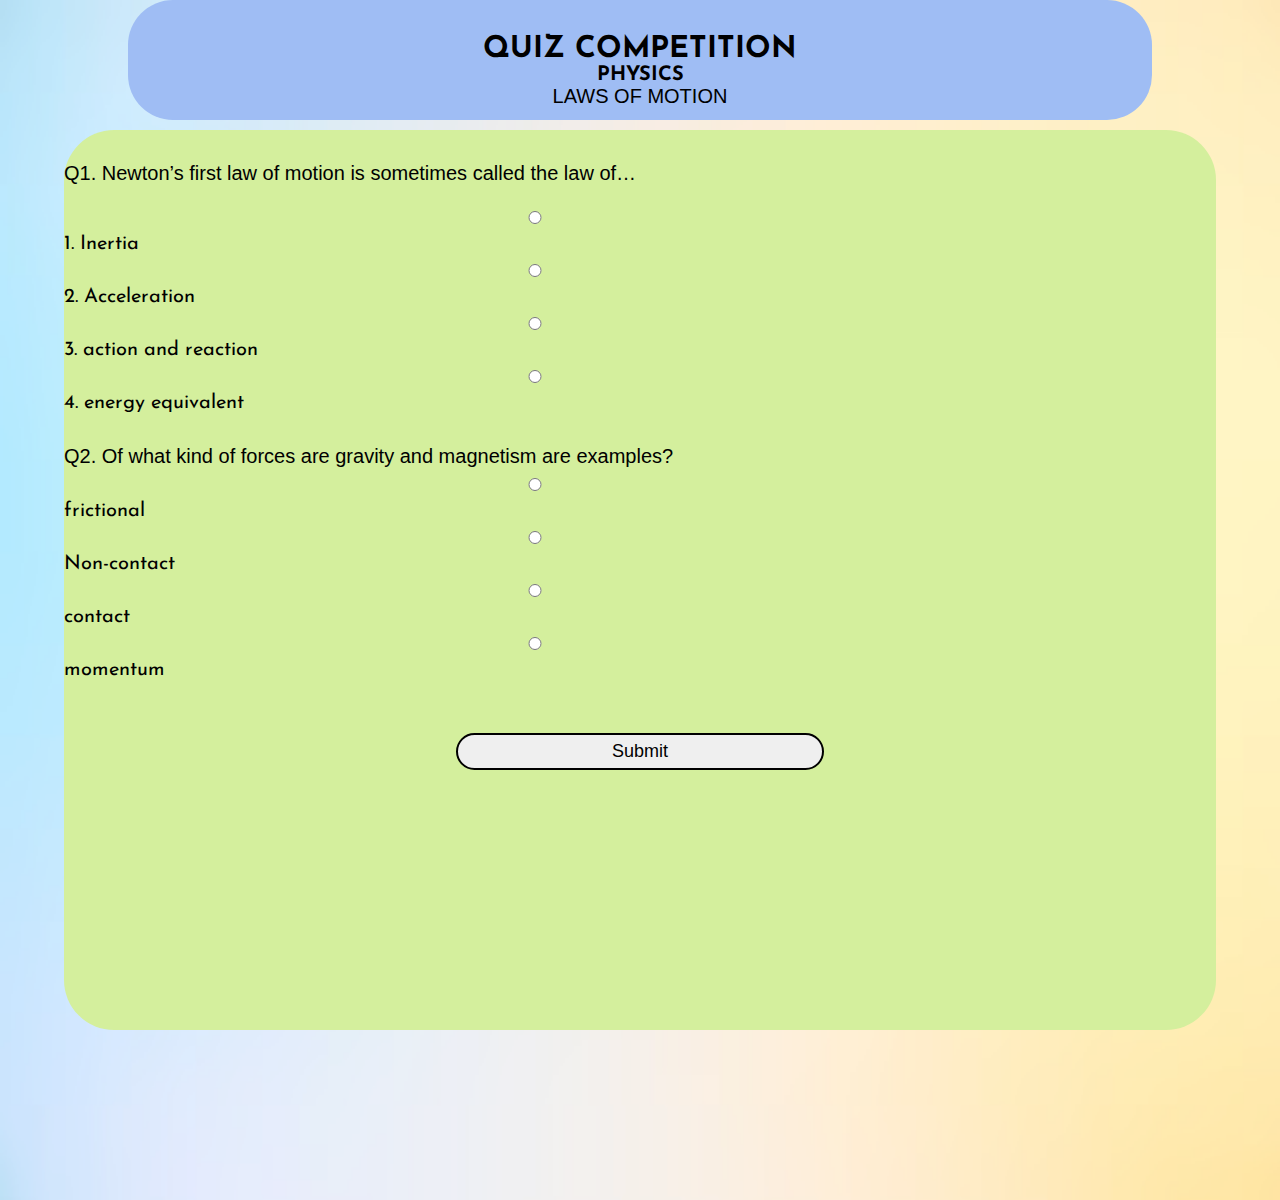
<file: 10_QuizCompetition/index.html>
<!DOCTYPE html>
<html lang="en">
<head>
    <meta charset="UTF-8">
    <meta name="viewport" content="width=device-width, initial-scale=1.0">
    <title>Physics | Quiz Competition</title>
    <link rel="stylesheet" href="style.css">
    <link rel="preconnect" href="https://fonts.googleapis.com">
    <link rel="preconnect" href="https://fonts.gstatic.com" crossorigin>
    <link href="https://fonts.googleapis.com/css2?family=Josefin+Sans&display=swap" rel="stylesheet">
    
</head>
<body>
    <img  class="bg" src="bglight.avif" alt="background pic">
    
    <div class="header">
        
        <h2>QUIZ COMPETITION</h2>
        <h4>PHYSICS</h4>   
        <p>LAWS OF MOTION</p>
    </div>

    <div class="questions">
        <form action="index.php" method="post">
            <br> <br>

        <div id="question1">
            <p>Q1. Newton’s first law of motion is sometimes called the law of…</p>
            <br/>
            <input type="radio" id="choice1" name="q1" ></input>
            <label for="choice1">1.  Inertia</label>

            <input type="radio" id="choice2" name="q1" ></input>
            <label for="choice2">2. Acceleration</label>

            <input type="radio" id="choice3" name="q1" ></input>
            <label for="choice3">3. action and reaction</label>

            <input type="radio" id="choice4" name="q1" ></input>
            <label for="choice4">4. energy equivalent</label>
        </div>
        <br/> <br/>

        <div id="question2">
            <p>Q2. Of what kind of forces are gravity and magnetism are examples?</p>
            <input type="radio" id="choice1" name="q2" ></input>
            <label for="choice1">frictional</label>

            <input type="radio" id="choice2" name="q2" ></input>
            <label for="choice2">Non-contact</label>

            <input type="radio" id="choice3" name="q2" ></input>
            <label for="choice3">contact</label>

            <input type="radio" id="choice4" name="q2" ></input>
            <label for="choice4">momentum</label>
        </div>
        <br/> <br/>

        
<!-- 
        <div id="question2">
            <p>Q2. There must be at least three objects in order for the law of action and reaction to apply.</p>
            <input type="radio" id="choice1" name="q2">
            <label for = "choice1">True</label>

            <input type="radio" id="choice2" name="q2">
            <label for = "choice2">False</label>
        </div> -->




           
<!--             
            <br>

            <label for="roll">Roll No.</label>
            <input type="text" id="roll" name="roll" placeholder="Enter your Roll No."></input>
            <br>
            <br>
            <br>

            <h3>Select Your gender: </h3>
            <br>
            <div class="checkb">

                <label for="r1">Male</label>
                <input type="radio" name="r" id="r1" >
                
                <label for="r2">Female</label>
                <input type="radio" name="r" id="r2" >
                
                
                <label for="r3">prefer not to say</label>
                <input type="radio" name="r" id="r3" >

            </div>

            <label for="email">Email</label>
            <input type="text" id="email" name="email" placeholder="Enter your Email"></input>
            <br>

            <label for="branch">Branch</label>
            <input type="text" id="branch" name="branch" placeholder="Enter your Branch"></input>
            <br>

            <label for="year">Year</label>
            <input type="text" id="year" name="year" placeholder="Enter your year of study"></input>
            <br> <br> <br>

            
            <label for="fileSelect1">upload pic(<50kb)> </label>
            <input type="file" name="raio1" id="fileSelect1" >
            
            
            <div class="upload">
                <label for="fileSelect1"> </label>
            </div>

            <br> <br> <br>

            <textarea name="desc" id="desc" cols="30" rows="10" placeholder="   tell us why you want to join this event?"></textarea>
            <br> <br> -->


            <div class="submission">
            <input type="submit" id="button" name="button" ></input>
            </div>
        </form>

        
    </div>



    <script>
        document.querySelector(".submission").addEventListener("click", function(){
            alert("Signed in successfully");
        })
    </script>
   


</body>
</html>
</file>
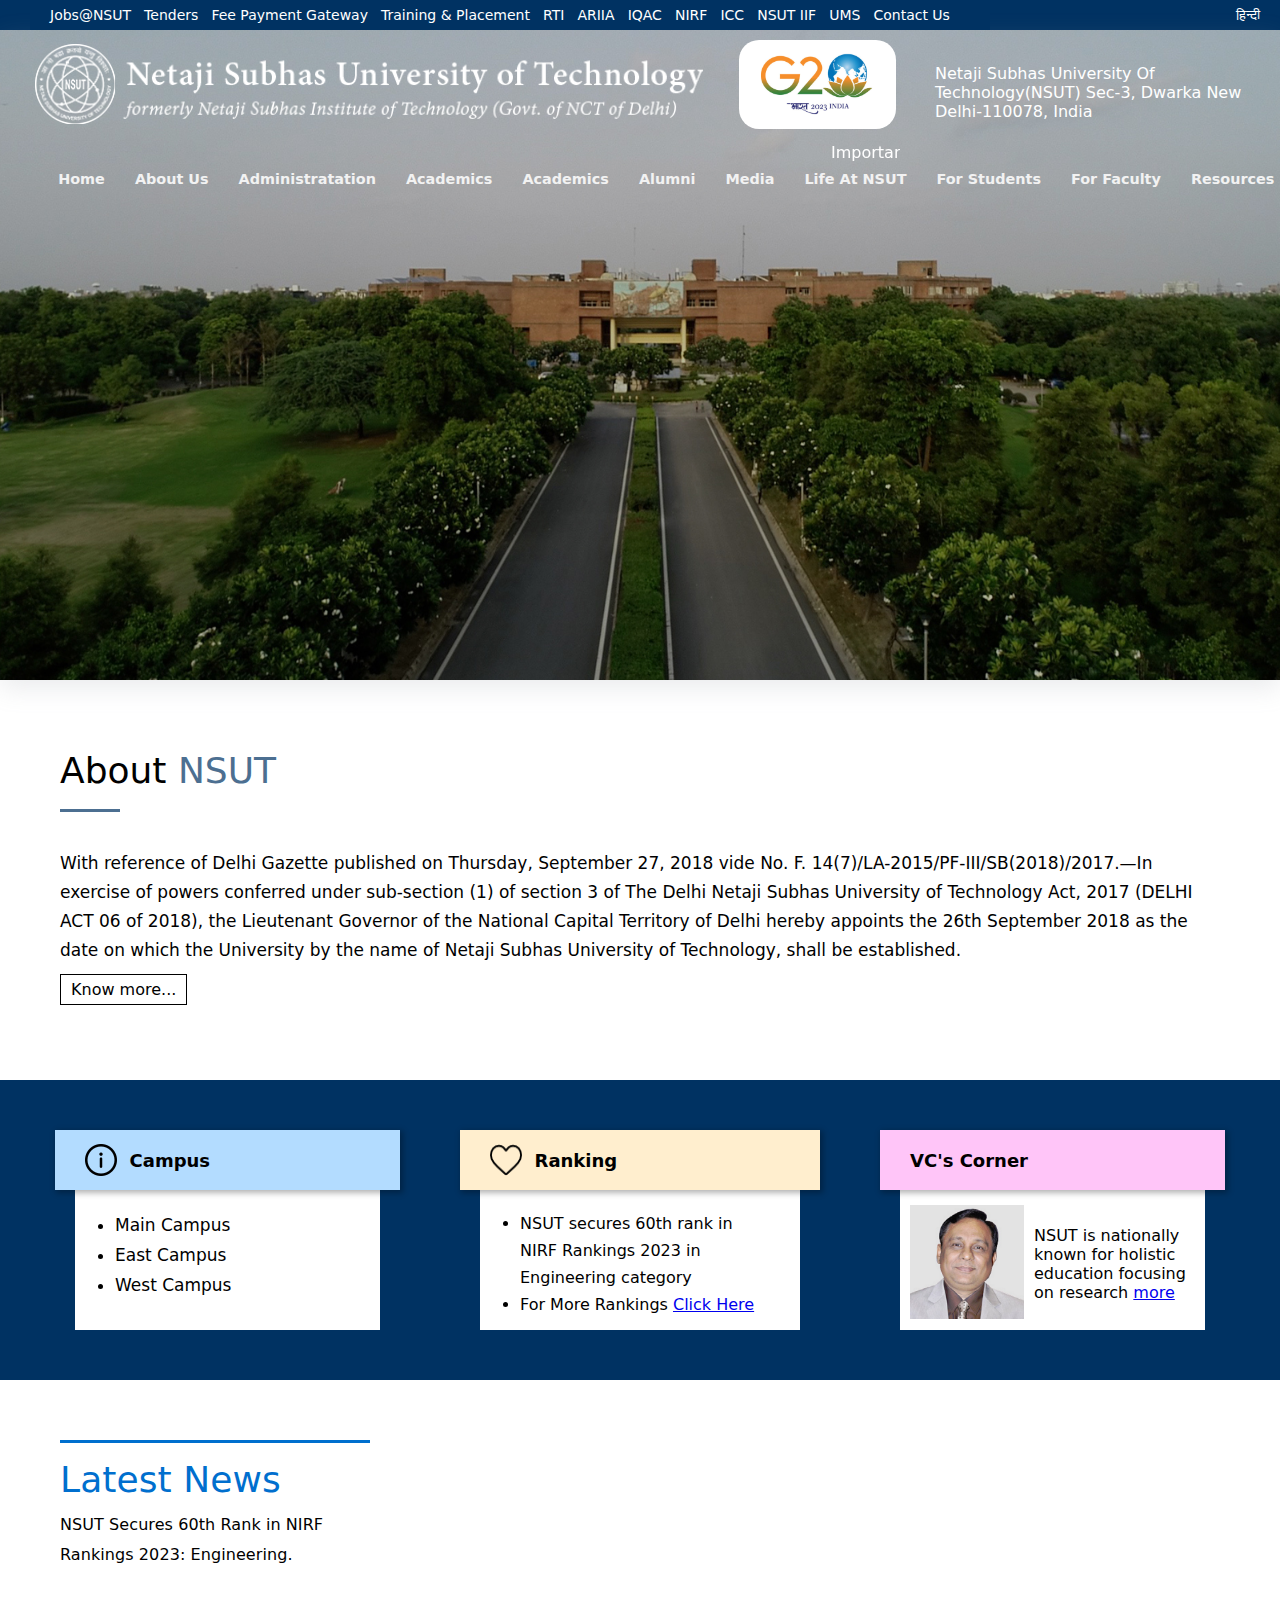
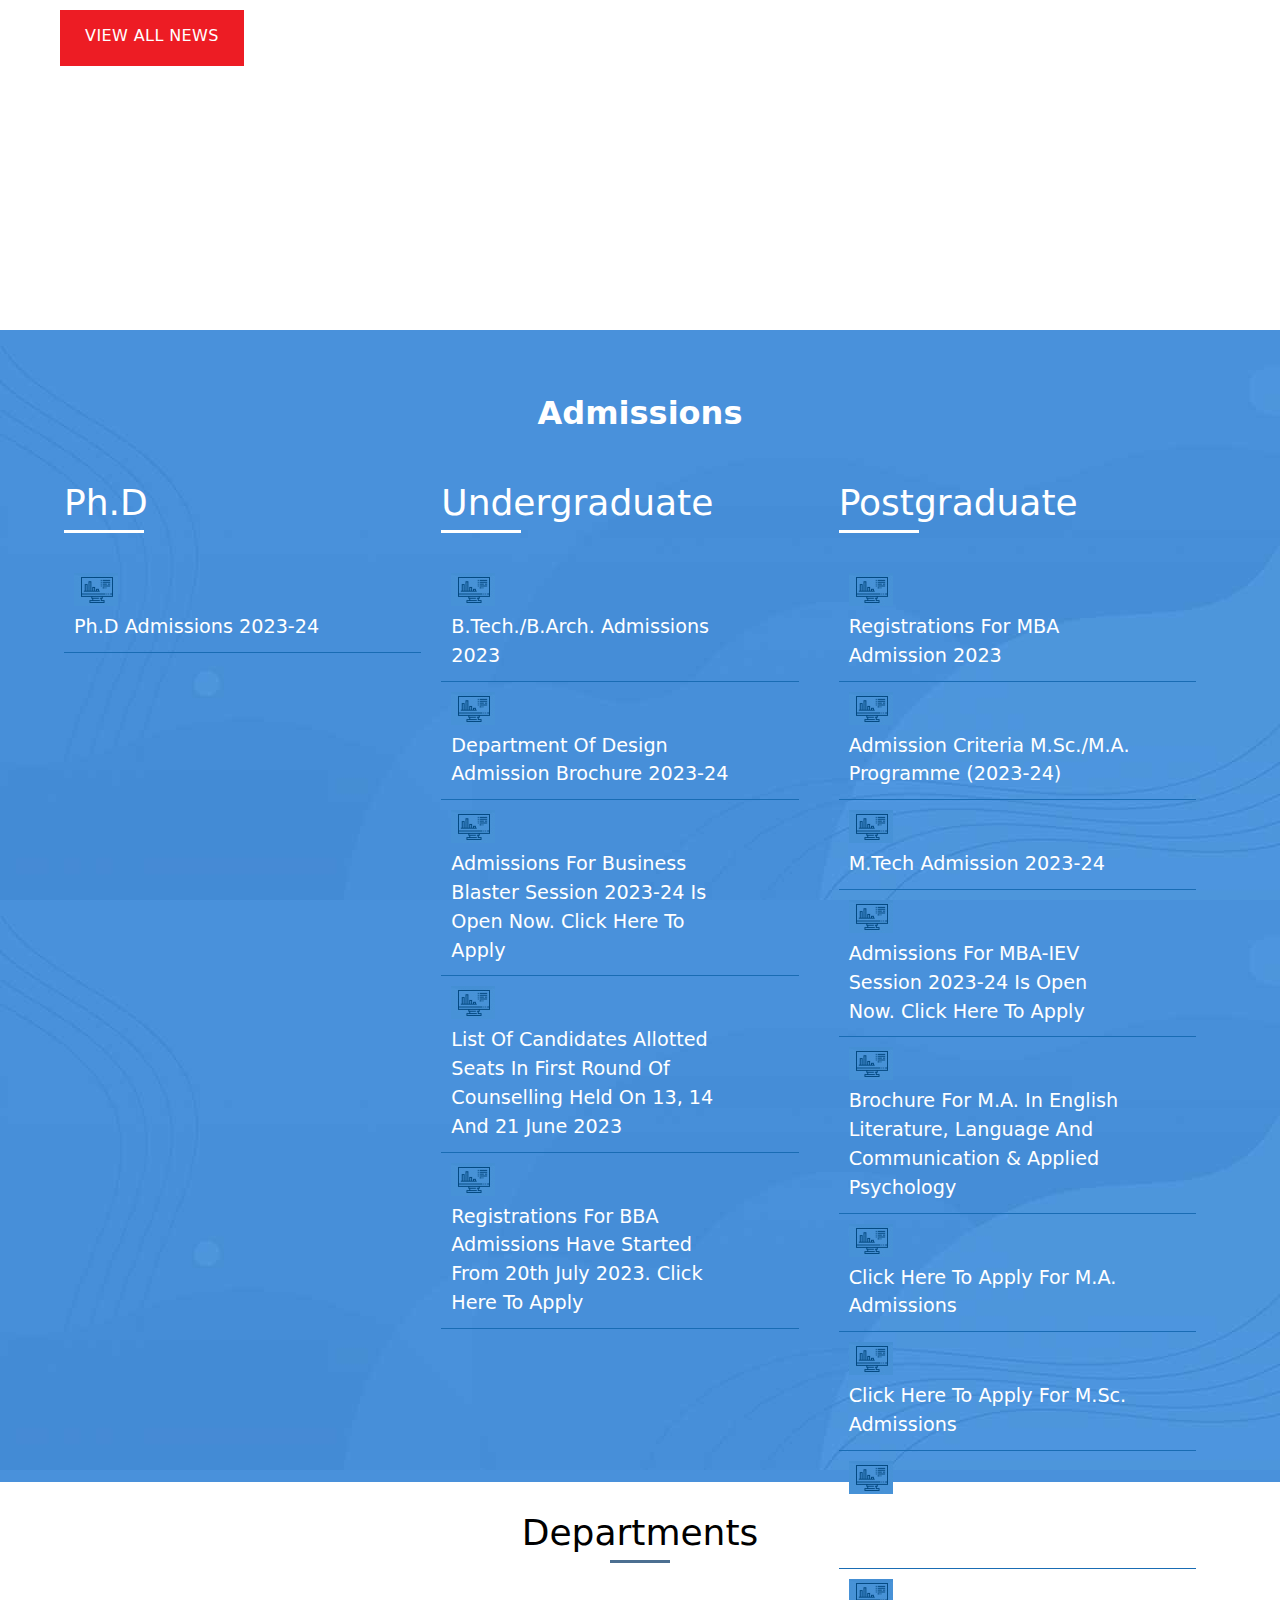
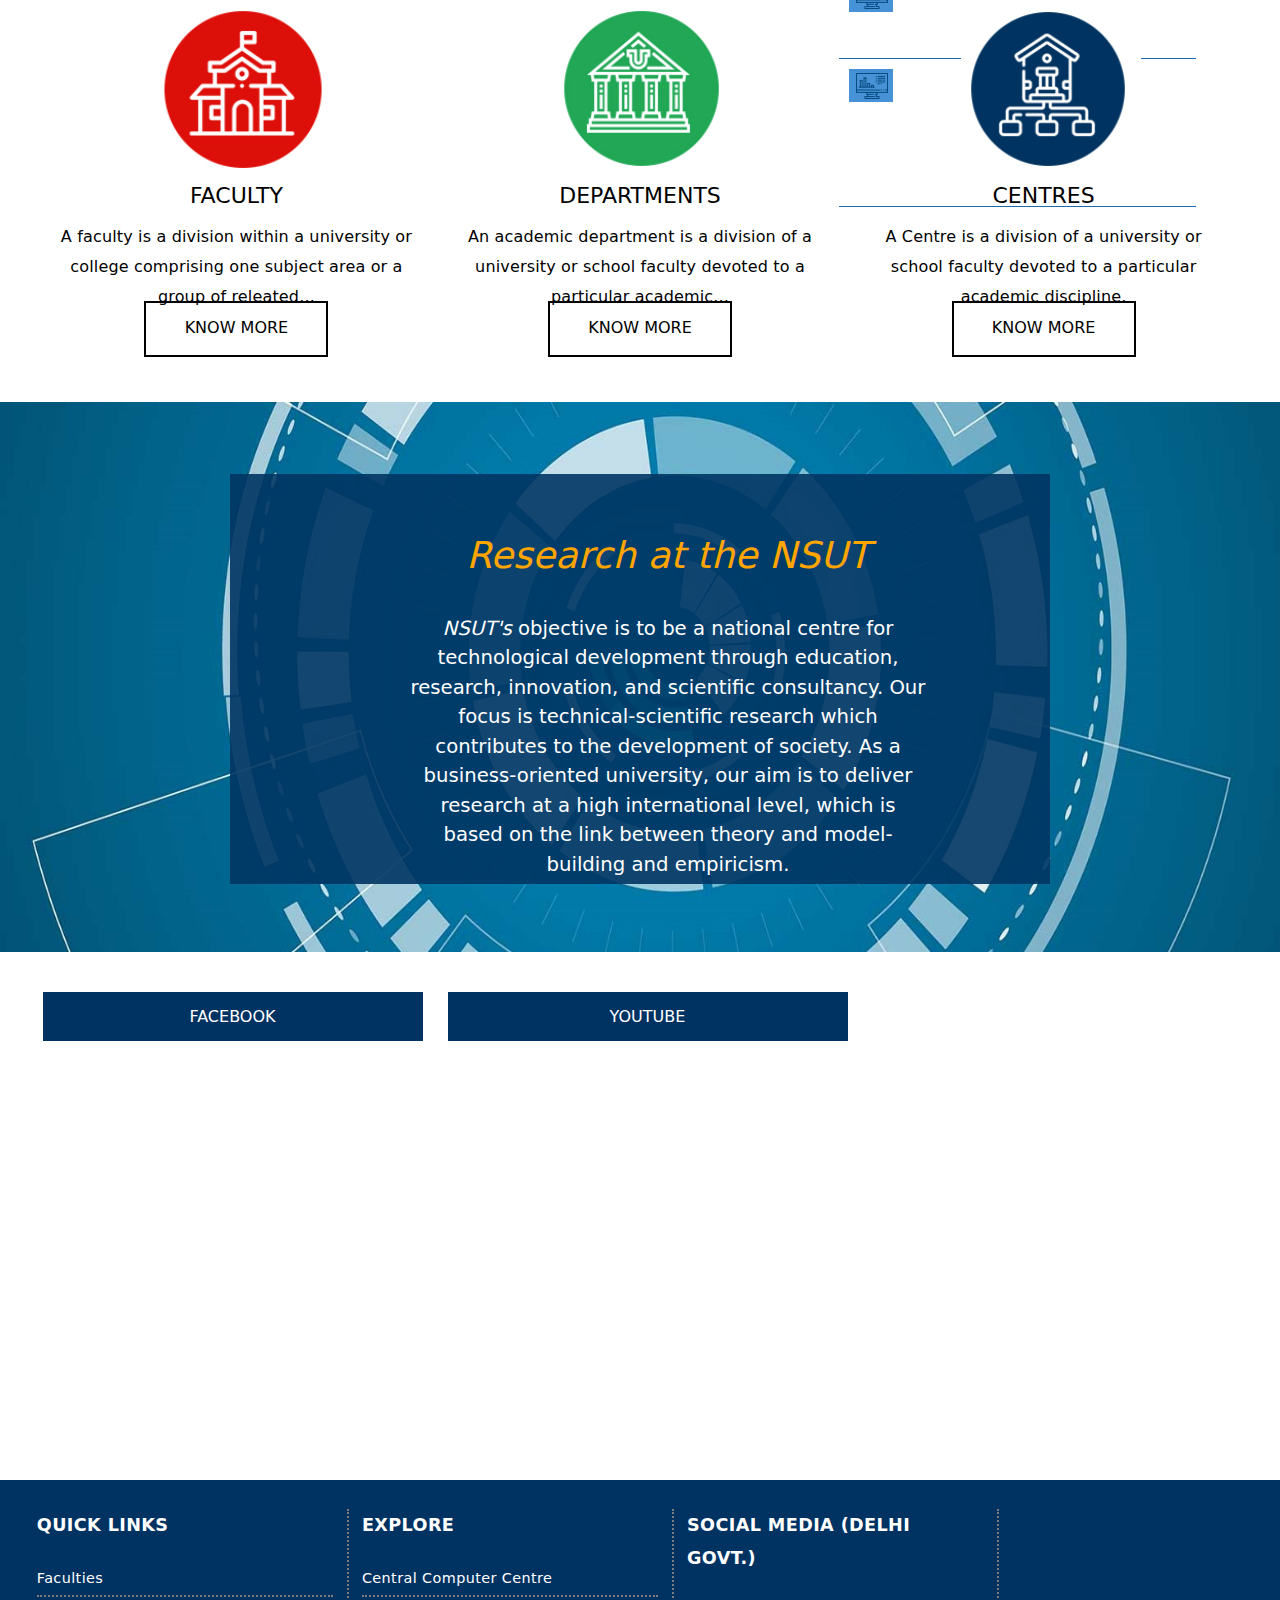
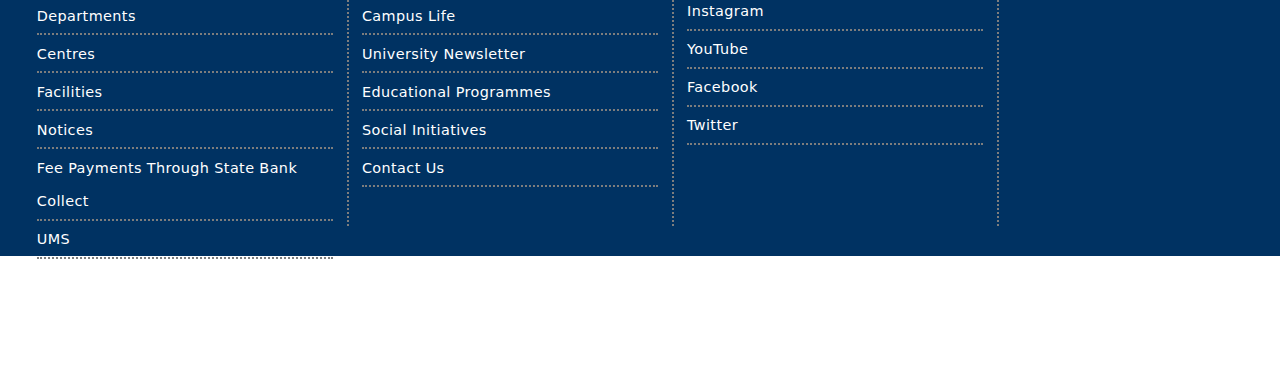
<file: 2_nsut_homePage/index.html>
<!DOCTYPE html>
<html lang="en">
<head>
    <meta charset="UTF-8">
    <meta name="viewport" content="width=device-width, initial-scale=1.0">
    <title>NSUT</title>
    <link rel="stylesheet" href="https://cdnjs.cloudflare.com/ajax/libs/font-awesome/6.4.2/css/all.min.css" integrity="sha512-z3gLpd7yknf1YoNbCzqRKc4qyor8gaKU1qmn+CShxbuBusANI9QpRohGBreCFkKxLhei6S9CQXFEbbKuqLg0DA==" crossorigin="anonymous" referrerpolicy="no-referrer" />
    <link rel="stylesheet" href="style.css">
    <link rel="shortcut icon" href="http://www.nsut.ac.in/sites/default/files/nsut_logo.png" type="image/png">
</head>
<body>
    <div id="top">
        <div id="top-block">
            <a href="Jobs@NSUT Categories _ NSUT.html">Jobs@NSUT</a>
            <a href="Tenders _ NSUT.html">Tenders</a>
            <a href="https://www.onlinesbi.sbi/sbicollect/icollecthome.htm?corpID=649953"target="_blank">Fee Payment Gateway</a>
            <a href="http://www.nsut.ac.in/en/for-students/existing-students/training-%26-placement"target="_blank">Training &amp; Placement</a>
            <a href="http://www.nsut.ac.in/en/resources/rti"target="_blank">RTI</a>
            <a href="http://www.nsut.ac.in/en/ariia"target="_blank">ARIIA</a>
            <a href="http://www.nsut.ac.in/en/iqac"target="_blank">IQAC</a>
            <a href="http://www.nsut.ac.in/en/national-institute-ranking-framework-nirf"target="_blank">NIRF</a>
            <a href="http://www.nsut.ac.in/en/icc"target="_blank">ICC</a>
            <a href="https://nsutiif.in/"target="_blank">NSUT IIF</a>
            <a href="https://www.imsnsit.org/imsnsit/"target="_blank">UMS</a>
            <a href="http://www.nsut.ac.in/en/contact-us"target="_blank">Contact Us</a>
        </div>
        <a href="/en/hindi">हिन्दी</a> 
    </div>
    
    <div id="slideshow">
        <div id="logo"></div> &nbsp; &nbsp; &nbsp;
        <a href="https://www.g20.org/en/"target="_blank">
        <div id="g20"></div>
        </a>
        <div id="address">
            <a href="http://www.nsut.ac.in/location"target="_blank" style="color: white;text-decoration: none">
            Netaji Subhas University Of Technology(NSUT) Sec-3, Dwarka New Delhi-110078, India
        </div>
        <div id="location">
            <i class="fa-solid fa-location-dot fa-2xl" style="color: #ffffff;"></i>
            </a>
        </div>
        <div id="marquee">
            <marquee direction="left" onmouseout="this.start();" onmouseover="this.stop();" scrollamount="8"><a class="blink" ; href="https://drive.google.com/file/d/1xG7ez0uNLTsWdSs-R68ZNw3Vh7e4KJgj/view?usp=sharing" style="color:white">Important Notice for Newly Admitted B. Tech Students of 1st Semester 2023-24 (Instructions for filling of Preference of choices for Branch Upgradation) </a><sup style="color:red">New</sup>&nbsp;&nbsp;&nbsp; <a class="blink" href="https://drive.google.com/file/d/12YMJUrrsRyg4skhqrmHoKbQLxRSrVTac/view?usp=drive_link" style="color:white">M.Sc. PHYSICS ADMISSIONS Counselling Notice 2023 </a><sup style="color:red">New</sup>&nbsp;&nbsp;&nbsp; <a class="blink" href="https://drive.google.com/file/d/1A9oi3n2qrUGxYDkRm0ATGNQUyzG1oFyu/view?usp=drive_link" style="color:white">M.Sc. Chemistry admission LIST 1 NSUT </a><sup style="color:red">New</sup>&nbsp;&nbsp;&nbsp; <a class="blink" href="https://drive.google.com/file/d/1xZBn_qWlphQ8EMDWcL_easVB3H5xKDon/view?usp=drive_link" style="color:white">M.Sc. MATHEMATICS ADMISSIONS Counselling Notice 2023 </a><sup style="color:red">New</sup>&nbsp;&nbsp;&nbsp; <a class="blink" href="http://14.139.226.237/research-award/" style="font-family:sans-serif;color:#eafeff" target="_blank">Online Submission Of Research Award For Patent And Journal Publication</a><sup style="color:red">New</sup>&nbsp;&nbsp;&nbsp; <a class="blink" href="https://nsut.digitaledu.in/modules/Candidate/candidateLogin.php?admParam=c4ca4238a0b923820dcc509a6f75849b" style="color:white">Click here to apply for M.Sc. Admissions </a><sup style="color:red">New</sup>&nbsp;&nbsp;&nbsp; <a class="blink" href="https://nsut.digitaledu.in/modules/Candidate/candidateLogin.php?admParam=c81e728d9d4c2f636f067f89cc14862c" style="color:white">Click here to apply for M.A. Admissions </a><sup style="color:red">New</sup>&nbsp;&nbsp;&nbsp; <a class="blink" href="/teaching-post/105" style="color:white">Advertisement For Faculty Positions In Various Departments Of NSUT</a><sup style="color:red">New</sup>&nbsp;&nbsp;&nbsp; <a class="blink" href="https://drive.google.com/file/d/1POO9CK0aB0rqcwgtO1kR81dmoh8z9ZOQ/view?usp=sharing" style="color:white">Draft RR FOR THE POST OF PROJECT OFFICER</a><sup style="color:red">New</sup>&nbsp;&nbsp;&nbsp;<a class="blink" href="https://drive.google.com/file/d/1kirgC4OEN_KcMNhGp_qz_09oVh8Z3Wam/view?usp=sharing" style="color:white">Notice for admission of International students in B.Tech/ B.Design/ M.Tech/Ph.d. 2023-24 </a> <sup style="color:red">New</sup>&nbsp;&nbsp;&nbsp;&nbsp;<a class="blink" href="https://sites.google.com/nsut.ac.in/income2023/home?authuser=0" style="color:white">2nd International Conference on Mechanical Engineering (INCOME 2023) at NSUT </a> <sup style="color:red">New</sup>&nbsp;&nbsp;&nbsp;&nbsp; <a class="blink" href="https://dasanit.org/dasa2023/" style="color:white">International Admission through DASA 2023-24, Click Here to Apply</a> <sup style="color:red">New</sup>&nbsp;&nbsp;&nbsp;&nbsp; <sup style="color:red">New</sup> &nbsp;&nbsp;&nbsp;&nbsp; </marquee>
        </div>
        <nav>


            <div class="wrapper">
                <ul class="nav-links">
                  <label for="close-btn" class="btn close-btn"><i class="fas fa-times"></i></label>
                  <li><a href="#">Home</a></li>

                  <li>
                    <a href="#" class="desktop-item">About Us</a>
                    <label for="showMega" class="mobile-item">Mega Menu</label>
                    <div class="mega-box">
                      <div class="content">
                        <div class="row">
                          <ul class="mega-links">
                            <li><a href="About Us _ NSUT.html">About NSUT</a></li>
                            <li><a href="http://www.nsut.ac.in/en/vision">Vision & Mission</a></li>
                            <li><a href="http://www.nsut.ac.in/en/history">History</a></li>
                          </ul>
                        </div>
                        <div class="row">
                          <ul class="mega-links">
                            <li><a href="#">About Campus</a></li>
                            <li><a href="#">Location</a></li>
                            <li><a href="#">Blocks</a></li>
                            <li><a href="#">Infrastructure</a></li>
                          </ul>
                        </div>
                        
                        <div class="row">
                          <p>One of India's most reputed University in the domain of technical education, NSUT has carved a niche for itself - both nationally and internationally - for excellence in education and research. The overall environment in the University is highly conducive for growth and provides a quality learning atmosphere.</p>
                        </div>

                        <div class="row">
                          <img src="images/navbar_about.jpg" >
                        </div>

                      </div>
                    </div>
                  </li>

                  <li>
                    <a href="#" class="desktop-item">Administratation</a>
                    <label for="showDrop" class="mobile-item">Dropdown Menu</label>
                    <ul class="drop-menu">
                      <li><a href="#">Chancellor NSUT</a></li>
                      <li><a href="#">Vice Chancellor's Profile</a></li>
                      <li><a href="#">Former Directors</a></li>
                      <li><a href="#">Director - East Campus</a></li>
                      <li><a href="#">Director - West Campus</a></li>
                      <li><a href="#">List Of Deans</a></li>
                      <li><a href="#">Registrar's Profile</a></li>
                      <li><a href="#">Controller Of Examination</a></li>
                      <li><a href="#">Controller Of Finance</a></li>
                      <li><a href="#">Members Of Court</a></li>
                      <li><a href="#">Board Of Management</a></li>
                      <li><a href="#">The Senate</a></li>
                      <li><a href="#">Finance Committee</a></li>
                      <li><a href="#">Ombudsman</a></li>
                      <li><a href="#">Act, Statutes, Ordinances</a></li>
                      <li><a href="#">Forms And Formats</a></li>
                      <li><a href="#">Incentives</a></li>
                      <li><a href="#">Minutes Of Meetings</a></li>
                    </ul>
                  </li>
                  
                  <li>
                    <a href="#" class="desktop-item">Academics</a>
                    <label for="showDrop" class="mobile-item">Dropdown Menu</label>
                    <ul class="drop-menu">
                      <li><a href="#">Faculties</a></li>
                      <li><a href="Departments _ NSUT.html">Departments</a></li>
                      <li><a href="Centres _ NSUT.html">Centres</a></li>
                      <li><a href="List of faculties _ NSUT.html">Facilities</a></li>
                      <li><a href="#">Educational Programmes</a></li>
                    </ul>
                  </li>


                  <li>
                    <a href="#" class="desktop-item">Academics</a>
                    <label for="showDrop" class="mobile-item">Dropdown Menu</label>
                    <ul class="drop-menu">
                      <li><a href="#">UG Admission</a></li>
                      <li><a href="#">PG Admission</a></li>
                      <li><a href="#">PhD Admission</a></li>
                      <li><a href="#">International Admission</a></li>
                      <li><a href="#">Announcements</a></li>
                      <li><a href="#">Contact</a></li>
                      <li><a href="#">Chatbot</a></li>
                    </ul>
                  </li>


                  <li>
                    <a href="#" class="desktop-item">Alumni</a>
                    <label for="showDrop" class="mobile-item">Dropdown Menu</label>
                    <ul class="drop-menu">
                      <li><a href="#">Alumni Affairs</a></li>
                      <li><a href="#">Alumni Network</a></li>
                      <li><a href="#">Distinguished Alumni</a></li>
                    </ul>
                  </li>

                  <li>
                    <a href="#" class="desktop-item">Media</a>
                    <label for="showMega" class="mobile-item">Mega Menu</label>
                    <div class="mega-box">
                      <div class="content">
            
                        <div class="row">
                          <ul class="mega-links">
                            <li><a href="#">Print Media</a></li>
                            <li><a href="#">Events</a></li>
                            <li><a href="#">Latest News</a></li>
                            <li><a href="#">Photo Gallery</a></li>
                            <li><a href="#">Video Gallery</a></li>
                          </ul>
                        </div>
                        <div class="row">
                          <p>Find NSUT related news published in various media sources, and photo gallery here.</p>
                        </div>
                        
                        <div class="row">
                          <img src="images/navbar_media.jpg" alt="">
                        </div>
        
                      </div>
                    </div>
                  </li>

                  <li>
                    <a href="#" class="desktop-item">Life At NSUT</a>
                    <label for="showMega" class="mobile-item">Mega Menu</label>
                    <div class="mega-box">
                      <div class="content">
                        <div class="row">
                          <ul class="mega-links">
                            <li><a href="#">Housing</a></li>
                            <li><a href="#">Hostels</a></li>
                            <li><a href="#">Student Activities</a></li>
                            <li><a href="#">Societies/Clubs</a></li>
                            <li><a href="#">Fests</a></li>
                            <li><a href="#">Students' Affairs Council</a></li>
                          </ul>
                        </div>
                        <div class="row">
                          <ul class="mega-links">
                            <li><a href="#">Student Facilities</a></li>
                            <li><a href="#">Sports</a></li>
                            <li><a href="#">Shopping</a></li>
                            <li><a href="#">Canteens</a></li>
                            <li><a href="#">Bank</a></li>
                            <li><a href="#">Medical Centre</a></li>
                            <li><a href="#">Counselling Services</a></li>
                            <li><a href="#">NSS</a></li>
                          </ul>
                        </div>
                        
                        <div class="row">
                          <p>NSUT has a beautifully landscaped and fully residential campus, sprawling 145 acres of land. A prominent feature of NSUT’s campus is the vast expanse of flora & fauna that envelopes its entirety. The campus welcomes a diverse community of students, faculty, staff & visitors in its midst. Extra-curricular activities thrive at NSUT, giving students a chance to further indulge in their interests.</p>
                        </div>

                        <div class="row">
                          <img src="images/navbar_life.jpg" alt="">
                        </div>

                      </div>
                    </div>
                  </li>

                  <li>
                    <a href="#" class="desktop-item">For Students</a>
                    <label for="showDrop" class="mobile-item">Dropdown Menu</label>
                    <ul class="drop-menu">
                      <li><a href="#">Prospective Students</a></li>
                      <li><a href="#">Existing Students</a></li>
                    </ul>
                  </li>
                  <li>
                    <a href="#" class="desktop-item">For Faculty</a>
                    <label for="showDrop" class="mobile-item">Dropdown Menu</label>
                    <ul class="drop-menu">
                      <li><a href="#">Prospective Faculty</a></li>
                      <li><a href="#">Existing Faculty</a></li>
                    </ul>
                  </li>
                  <li>
                    <a href="#" class="desktop-item">Resources</a>
                    <label for="showDrop" class="mobile-item">Dropdown Menu</label>
                    <ul class="drop-menu">
                      <li><a href="#">Press Release</a></li>
                      <li><a href="#">News</a></li>
                      <li><a href="#">Intellectual Property Policy And Guidelines</a></li>
                      <li><a href="#">Jobs@NSUT</a></li>
                      <li><a href="#">Tenders</a></li>
                      <li><a href="#">Training & Placement</a></li>
                      <li><a href="#">NIRF</a></li>
                      <li><a href="#">Grievance Redressal Commitee</a></li>
                      <li><a href="#">Central Library</a></li>
                      <li><a href="#">Hostels</a></li>
                      <li><a href="#">Health And Wellness</a></li>
                      <li><a href="#">Sports</a></li>
                      <li><a href="#">Prospectus</a></li>
                      <li><a href="#">Smart Notice Board</a></li>
                      <li><a href="#">Fee Payment Through State Bank Collect</a></li>
                      <li><a href="#">Social Initiatives</a></li>
                      <li><a href="#">RTI</a></li>
                      <li><a href="#">Time Table</a></li>
                      <li><a href="#">QIP/CEP/TEQIP</a></li>
                      <li><a href="#">University Management System</a></li>
                    </ul>
                  </li>
                  <li>
                    <a href="#" class="desktop-item">Research</a>
                    <label for="showDrop" class="mobile-item">Dropdown Menu</label>
                    <ul class="drop-menu">
                      <li><a href="#">Latest Research</a></li>
                      <li><a href="#">Research & Development Unit (IRD Unit)</a></li>
                      <li><a href="#">Corporate Relations</a></li>
                      <li><a href="#">Conferences</a></li>
                      <li><a href="#">FDPs And Short Term Courses</a></li>
                      <li><a href="#">MoUs</a></li>
                      <li><a href="#">PhD Seminar</a></li>
                    </ul>
                  </li>

                  <li><a href="#" class="desktop-item">Committees</a></li>
                  
                </ul>
                <label for="menu-btn" class="btn menu-btn"><i class="fas fa-bars"></i></label>
              </div>
        </nav>
    </div>













    

<DIV id="main">

    <div id="about_p">
       <h2 id="about_h2"> About <span id="span">NSUT</span> </h2>
       <br>
        <p>With reference of Delhi Gazette published on Thursday, September 27, 2018 vide No. F. 14(7)/LA-2015/PF-III/SB(2018)/2017.—In exercise of powers conferred under sub-section (1) of section 3 of The Delhi Netaji Subhas University of Technology Act, 2017 (DELHI ACT 06 of 2018), the Lieutenant Governor of the National Capital Territory of Delhi hereby appoints the 26th September 2018 as the date on which the University by the name of Netaji Subhas University of Technology, shall be established.</p>
        <div id="about_more_button"><a href="About Us _ NSUT.html"target="_blank">Know more...</a></div>
    </div>

    <div id="mid">
        <div id="campus">
            <div id="campus_top"><img src="images/icon1.png" width="32" height="32">&nbsp;  Campus </div>
            <div id="campus_p">
              <ul><li>Main Campus</li>
                <li>East Campus</li>
                <li>West Campus</li>
              </ul>
            </div>
        </div>
        <div id="rank">
            <div id="rank_top"><img src="images/icon2.png" width="32" height="32">&nbsp;  Ranking </div>
            <div id="rank_p">
               <ul><li>NSUT secures 60th rank in NIRF Rankings 2023 in Engineering category</li>
                <li>For More Rankings <a href="NSUT Ranking _ NSUT.html">Click Here</a></li>
               </ul>
            </div>

        </div>
        <div id="vc_corner">
            <div id="vc_top">  VC's Corner </div>
            <div id="vc_p">
                <p><img height="114" src="images/vc.jpg" width="114" class="align-left"></p>
                <p>NSUT is nationally known for holistic education focusing on research <a href="VC Message _ NSUT.html">more</a></p>
            </div>

        </div>
    </div>

    <div id="news">
        <div id="latest_news">
            <div id="news_box">
                <h2>Latest News</h2>
                <p>NSUT Secures 60th Rank in NIRF Rankings 2023: Engineering.</p>
                <div id="news_button"><a href="Latest News _ NSUT.html">View All News</a></div>
            </div>
        </div>
        <div id="news_annimation">
            
        </div>

    </div>
    
    <div id="admission">
        <div id="admi_heading">Admissions</div>
        <div id="admi_big_box">

            <div id="admi_phd">
                <div id="admi_h">Ph.D</div>
                <div id="admi_content">
                    <a href="https://www.imsnsit.org/imsnsit/elearn_phdregistration.php" target="_blank">
                    <div id="admi_icon"><img src="images/icon_admi.png" width="44" height="33" alt="icon" typeof="Image"></div>
                    <div id="admi_p">Ph.D Admissions 2023-24</div> 
                    </a>
                </div>               
            </div>
            
            <div id="admi_under">
                <div id="admi_h">Undergraduate</div>
                    <div id="admi_content">
                        <a href="https://jacdelhi.admissions.nic.in/" target="_blank">
                        <div id="admi_icon"><img src="images/icon_admi.png" width="44" height="33" alt="icon" typeof="Image"></div>
                        <div id="admi_p">B.Tech./B.Arch. Admissions 2023</div>
                        </a>
                    </div>    
                    <div id="admi_content">
                        <a href="https://drive.google.com/file/d/1u1Roy7xFevFsH-caaupRIOMCUMQk9j27/view?usp=shar%E2%80%A6" target="_blank">
                        <div id="admi_icon"><img src="images/icon_admi.png" width="44" height="33" alt="icon" typeof="Image"></div>
                        <div id="admi_p">Department Of Design Admission Brochure 2023-24</div>
                        </a>
                    </div>  
                    <div id="admi_content">
                        <a href="https://nsut.digitaledu.in/modules/Candidate/candidateLogin.php?admParam=eccbc8%E2%80%A6" target="_blank">
                        <div id="admi_icon"><img src="images/icon_admi.png" width="44" height="33" alt="icon" typeof="Image"></div>
                        <div id="admi_p">Admissions For Business Blaster Session 2023-24 Is Open Now. Click Here To Apply</div>
                        </a>
                    </div>
                    <div id="admi_content">
                        <a href="https://nsut.digitaledu.in/modules/Candidate/candidateLogin.php?admParam=eccbc8%E2%80%A6" target="_blank">
                        <div id="admi_icon"><img src="images/icon_admi.png" width="44" height="33" alt="icon" typeof="Image"></div>
                        <div id="admi_p">List Of Candidates Allotted Seats In First Round Of Counselling Held On 13, 14 And 21 June 2023</div>
                        </a>
                    </div> 
                    <div id="admi_content">
                        <a href="https://drive.google.com/file/d/134TJdFuYCBjxXTq4x7KLqi9EohktS3Ci/view?usp=shar%E2%80%A6" target="_blank">
                        <div id="admi_icon"><img src="images/icon_admi.png" width="44" height="33" alt="icon" typeof="Image"></div>
                        <div id="admi_p">Registrations For BBA Admissions Have Started From 20th July 2023. Click Here To Apply</div>
                        </a>
                    </div> 
            </div>
            
            <div id="admi_post">
                <div id="admi_h">Postgraduate</div>
                    <div id="admi_content">
                        <a href="https://www.cmacadmissions.com/" target="_blank">
                        <div id="admi_icon"><img src="images/icon_admi.png" width="44" height="33" alt="icon" typeof="Image"></div>
                        <div id="admi_p">Registrations For MBA Admission 2023</div>
                        </a>
                    </div>    
                    <div id="admi_content">
                        <a href="https://drive.google.com/file/d/1StcqEK0I69R7nG2Ya_4KHDzn5uFvaU9k/view?usp=shar%E2%80%A6" target="_blank">
                        <div id="admi_icon"><img src="images/icon_admi.png" width="44" height="33" alt="icon" typeof="Image"></div>
                        <div id="admi_p">Admission Criteria M.Sc./M.A. Programme (2023-24)</div>
                        </a>
                    </div>  
                    <div id="admi_content">
                        <a href="https://www.imsnsit.org/imsnsit/elearn_pgregistration.php" target="_blank">
                        <div id="admi_icon"><img src="images/icon_admi.png" width="44" height="33" alt="icon" typeof="Image"></div>
                        <div id="admi_p">M.Tech Admission 2023-24</div>
                        </a>
                    </div>
                    <div id="admi_content">
                        <a href="https://nsut.digitaledu.in/modules/Candidate/candidateLogin.php?admParam=eccbc8%E2%80%A6" target="_blank">
                        <div id="admi_icon"><img src="images/icon_admi.png" width="44" height="33" alt="icon" typeof="Image"></div>
                        <div id="admi_p">Admissions For MBA-IEV Session 2023-24 Is Open Now. Click Here To Apply</div>
                        </a>
                    </div> 
                    <div id="admi_content">
                        <a href="https://drive.google.com/file/d/1CURLyu07LscU8BsWNnCxgXzwjti2_NVo/view?usp=driv%E2%80%A6" target="_blank">
                        <div id="admi_icon"><img src="images/icon_admi.png" width="44" height="33" alt="icon" typeof="Image"></div>
                        <div id="admi_p">Brochure For M.A. In English Literature, Language And Communication & Applied Psychology</div>
                        </a>
                    </div>
                    <div id="admi_content">
                        <a href="https://nsut.digitaledu.in/modules/Candidate/candidateLogin.php?admParam=c81e72%E2%80%A6" target="_blank">
                        <div id="admi_icon"><img src="images/icon_admi.png" width="44" height="33" alt="icon" typeof="Image"></div>
                        <div id="admi_p">Click Here To Apply For M.A. Admissions</div>
                        </a>
                    </div>  
                    <div id="admi_content">
                        <a href="https://nsut.digitaledu.in/modules/Candidate/candidateLogin.php?admParam=c4ca42%E2%80%A6" target="_blank">
                        <div id="admi_icon"><img src="images/icon_admi.png" width="44" height="33" alt="icon" typeof="Image"></div>
                        <div id="admi_p">Click Here To Apply For M.Sc. Admissions</div>
                        </a>
                    </div>
                    <div id="admi_content">
                        <a href="https://nsut.digitaledu.in/modules/Candidate/candidateLogin.php?admParam=eccbc8%E2%80%A6" target="_blank">
                        <div id="admi_icon"><img src="images/icon_admi.png" width="44" height="33" alt="icon" typeof="Image"></div>
                        <div id="admi_p">Brochure For M.Sc. Admissions 2023</div>
                        </a>
                    </div> 
                    <div id="admi_content">
                        <a href="https://drive.google.com/file/d/1nrqBIImJ7obJXhGSQZmpmvWVVocfta7k/view" target="_blank">
                        <div id="admi_icon"><img src="images/icon_admi.png" width="44" height="33" alt="icon" typeof="Image"></div>
                        <div id="admi_p">Seat Matrix For M.Sc. 2023</div>
                        </a>
                    </div>
                    <div id="admi_content">
                        <a href="https://drive.google.com/file/d/1g79esyO8_sxDU0ZzNZngbokvYVtMGQhk/view?usp=shar%E2%80%A6" target="_blank">
                        <div id="admi_icon"><img src="images/icon_admi.png" width="44" height="33" alt="icon" typeof="Image"></div>
                        <div id="admi_p">Special Spot Round MBA/ MBA IEV 2023 : Counselling Schedule And Guideline</div>
                        </a>
                    </div>
            </div>
        </div>    
    </div>

    <div id="depart">
       <div id="depart_h_box"><h2 id="depart_h"> Departments </h2><BR><BR></div>
        <div id="d_box">     
            <div id="faculty_box">
                <div id="faculty_img"></div>
                <div id="faculty_head">Faculty</div>
                <div id="faculty_para"><p>A faculty is a division within a university or college comprising one subject area or a group of releated...</p></div><br>
                <div id="depart_button"><a href="List of faculties _ NSUT.html">Know More</a></div>

            </div>
            <div id="depart_box">
                <div id="depart_img"></div>
                <div id="depart_head">Departments</div>
                <div id="depart_para"><p>An academic department is a division of a university or school faculty devoted to a particular academic...</p></div><br>
                <div id="depart_button"><a href="Departments _ NSUT.html">Know More</a></div>
            </div>    
            <div id="centre_box">
                <div id="centre_img"></div>
                <div id="centre_head">Centres</div>
                <div id="centre_para"><p>A Centre is a division of a university or school faculty devoted to a particular academic discipline.</p></div><br>
                <div id="depart_button"><a href="Centres _ NSUT.html">Know More</a></div>
            </div>
        </div>    
    </div> 
    
    <div id="research">
        <div id="res_box">
            <div id="res_cont">
                <h3 id="res_h"><em>Research at the NSUT</em></h3><br>
                <p id="res_p"><em>NSUT's</em>&nbsp;objective is to be a national centre for technological development through education, research, innovation, and scientific consultancy. Our focus is technical-scientific research which contributes to the development of society. As a business-oriented university, our aim is to deliver research at a high international level, which is based on the link between theory and model-building and empiricism.</p>
            </div>
        </div>
    </div>
    <div id="media">
        <div id="facebook"><center><h2 id="face_h">Facebook</h2></center>
            <iframe width="380" height="360" src="https://www.facebook.com/plugins/page.php?href=https%3A%2F%2Fwww.facebook.com%2Fnsutofficial&amp;tabs=timeline&amp;width=340&amp;height=331&amp;small_header=false&amp;adapt_container_width=true&amp;hide_cover=false&amp;show_facepile=true&amp;appId" width="380" height="360" style="border:none;overflow:hidden" scrolling="no" frameborder="0" allowfullscreen="true" allow="autoplay; clipboard-write; encrypted-media; picture-in-picture; web-share"></iframe>
        </div>
        <div id="youtube"><center><h2 id="yt_h">YouTube</h2></center>
            <iframe width="400" height="315" src="https://www.youtube.com/embed/HzLyC-u_oZ4?controls=0" title="YouTube video player" frameborder="0" allow="accelerometer; autoplay; clipboard-write; encrypted-media; gyroscope; picture-in-picture; web-share" allowfullscreen=""></iframe>
        </div>
        <div id="twitter">
            <iframe width="360" height="390" scrolling="no" frameborder="0" allowtransparency="true" allowfullscreen="true" class="" style="position: static; visibility: visible; display: block; flex-grow: 1;" title="Twitter Timeline" src="https://syndication.twitter.com/srv/timeline-profile/screen-name/nsutdwarka?dnt=true&amp;embedId=twitter-widget-0&amp;features=[base64]%3D%3D&amp;frame=false&amp;hideBorder=false&amp;hideFooter=false&amp;hideHeader=false&amp;hideScrollBar=false&amp;lang=en&amp;maxHeight=575px&amp;origin=http%3A%2F%2Fwww.nsut.ac.in%2Fen%2Fhome&amp;sessionId=682e5eff1563468d0d38bc2e8dc0b18163641e86&amp;showHeader=true&amp;showReplies=false&amp;transparent=false&amp;widgetsVersion=aaf4084522e3a%3A1674595607486"></iframe>
        </div>
    </div>

</DIV>

<DIV id="footer">
    <div id="quicklinks">
        <h2 id="footer_h">QUICK LINKS</h2>

        <ul type="none">
                    <li class="menu-item">
              <a href="List of faculties _ NSUT.html" >Faculties</a>
                </li>
                <li class="menu-item">
              <a href="Departments _ NSUT.html">Departments</a>
                </li>
                <li class="menu-item">
              <a href="Centres _ NSUT.html">Centres</a>
                </li>
                <li class="menu-item">
              <a href="http://www.nsut.ac.in/en/Facilities" target="_blank">Facilities</a>
                </li>
                <li class="menu-item">
              <a href="http://www.nsut.ac.in/en/notices" target="_blank">Notices</a>
                </li>
                <li class="menu-item">
              <a href="https://www.onlinesbi.sbi/sbicollect/icollecthome.htm?corpID=649953" target="_blank">Fee Payments Through State Bank Collect</a>
                </li>
                <li class="menu-item">
              <a href="https://www.imsnsit.org/imsnsit/" target="_blank">UMS</a>
                </li>
        </ul>
    </div>



    <div id="explore">
        <h2 id="footer_h">EXPLORE</h2>
        <ul type="none">
                    <li class="menu-item">
              <a href="http://www.nsut.ac.in/en/centre/central-computer-centre" target="_blank">Central Computer Centre</a>
                </li>
                <li class="menu-item">
              <a href="" target="_blank">Campus Life</a>
                </li>
                <li class="menu-item">
              <a href="" target="_blank">University Newsletter</a>
                </li>
                <li class="menu-item">
              <a href="" target="_blank">Educational Programmes</a>
                </li>
                <li class="menu-item">
              <a href="" target="_blank">Social Initiatives</a>
                </li>
                <li class="menu-item">
              <a href="http://www.nsut.ac.in/en/contact-us" target="_blank">Contact Us</a>
                </li>
        </ul>
    </div>


    <div id="social_media">
        <h2 id="footer_h">SOCIAL MEDIA (DELHI GOVT.)</h2>

        <ul type="none">
                    <li class="menu-item">
              <a href="https://www.instagram.com/delhigovdigital/" target="_blank">Instagram</a>
                </li>
                <li class="menu-item">
              <a href="https://www.youtube.com/c/DelhiGovernmentDG" target="_blank">YouTube</a>
                </li>
                <li class="menu-item">
              <a href="https://www.facebook.com/DelhiGovDigital/" target="_blank">Facebook</a>
                </li>
                <li class="menu-item">
              <a href="https://twitter.com/i/flow/login?redirect_after_login=%2FDelhiGovDigital%2F" target="_blank">Twitter</a>
                </li>
        </ul>
    </div>
    <div id="footer_last">
        <p>Netaji Subhas University of Technology(NSUT)<br><br>

            Formerly Netaji Subhas Institute of Technology(NSIT)<br><br>
            
            (Govt. of NCT of Delhi)</p>
    </div>
</DIV>

</body>
</html>
</file>
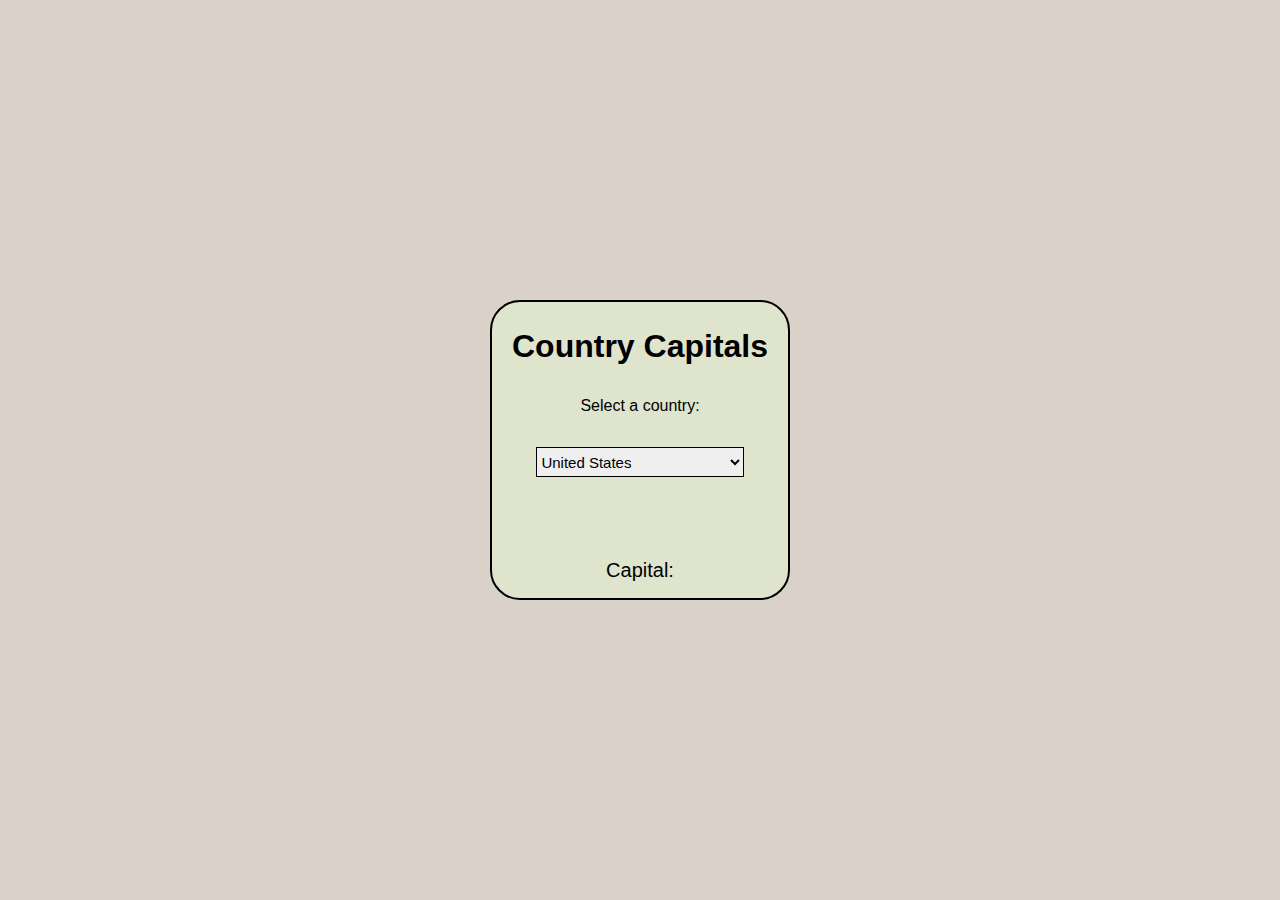
<file: 4_countryAndCapital/index.html>
<!DOCTYPE html>
<html>
<head>
    <title>Country Capitals</title>
    <link rel="stylesheet" href="style.css">
  
</head>

<body>
    <div class="container">
        <div class="bgimage">
            
        </div>
        

        <div id="box">
        <h1>Country Capitals</h1>
        
        <label for="countrySelect">Select a country:</label>
        <select id="countrySelect">
            <option value="USA">United States</option>
            <option value="Canada">Canada</option>
            <option value="UK">United Kingdom</option>
            <option value="France">France</option>
            <option value="India">India</option>
        </select>
        <br>

        <div id="output">
            <p>Capital: <span id="capital"></span></p>
        </div>
        </div>
        
    </div>

    <script>
        // Get references to the select element and the capital span
        const countrySelect = document.getElementById('countrySelect');
        const capitalSpan = document.getElementById('capital');

        // Define a JavaScript object to store country-capital pairs
        const countryCapitals = {
            "USA": "Washington, D.C.",
            "Canada": "Ottawa",
            "UK": "London",
            "France": "Paris",
            "India": "NewDelhi"
        };

        // Add an event listener to the select element
        countrySelect.addEventListener('change', function () {
            const selectedCountry = countrySelect.value;
            const capital = countryCapitals[selectedCountry];
            
            // Update the capital span with the selected country's capital
            capitalSpan.textContent = capital;
        });
    </script>
</body>
</html>
</file>
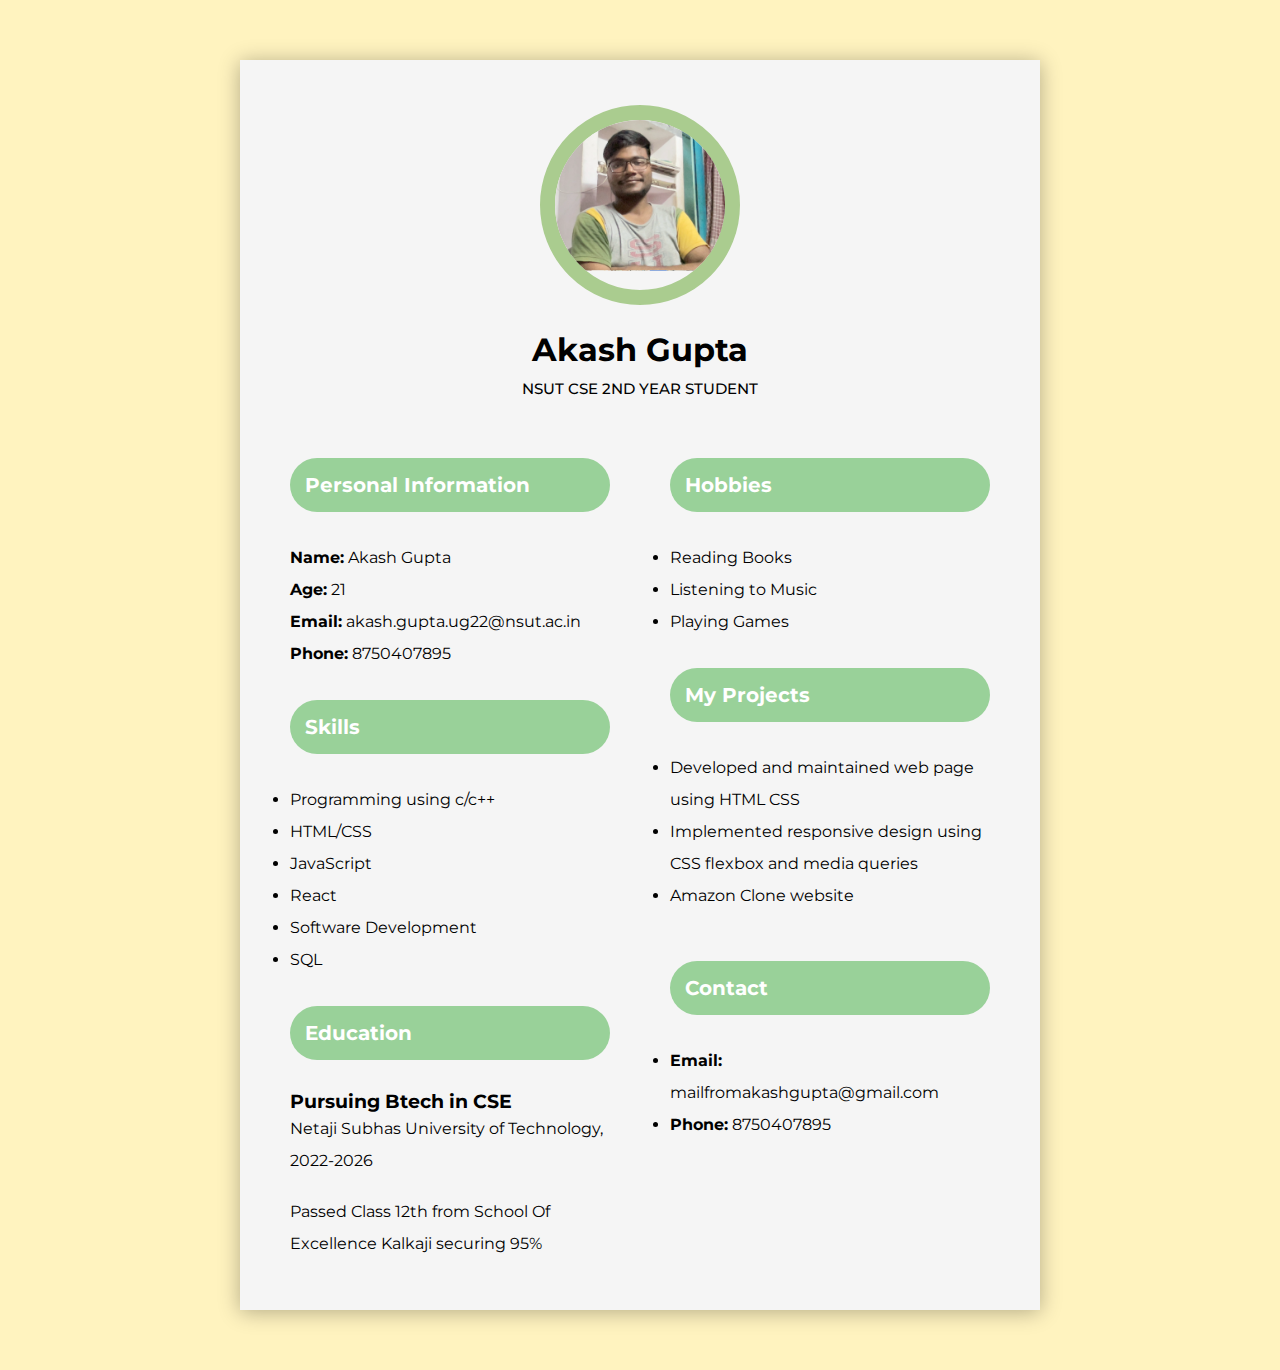
<file: 5_myCV/index.html>
<!DOCTYPE html>
<html lang="en">
<head>
    <meta charset="UTF-8"> 
    <meta http-equiv="X-UA-Compatible" content="IE=edge">
    <meta name="viewport" content="width=device-width, initial-scale=1.0">
    <title>My CV</title>
    <link href="https://fonts.googleapis.com/css2?family=Montserrat:wght@400;500&display=swap" rel="stylesheet">
    <link rel="stylesheet" href="style.css">
</head>
<body>    
    <div class="container">
      <div class="header">
        <div class="img-area">
            <img src="akashPic.png" alt="Akash Gupta Pic">
        </div>
        <h1>Akash Gupta</h1>
        <h3>Nsut CSE 2nd Year Student</h3>
      </div>

      <div class="main">
        <div class="left">
          <h2>Personal Information</h2>
          <p><strong>Name:</strong> Akash Gupta</p>
          <p><strong>Age:</strong> 21</p>
          <p><strong>Email:</strong> akash.gupta.ug22@nsut.ac.in</p>
          <p><strong>Phone:</strong> 8750407895</p>
          <h2>Skills</h2>
          <ul>
            <li>Programming using c/c++</li>
            <li>HTML/CSS</li>
            <li>JavaScript</li>
            <li>React</li>
            <li>Software Development</li>
            <li>SQL</li>
          </ul>
          <h2>Education</h2>
          <h3>Pursuing Btech in CSE</h3>
          <p>Netaji Subhas University of Technology, 2022-2026</p> <br>
          <h3></h3>
          <p>Passed Class 12th from School Of Excellence Kalkaji
            securing 95%
          </p>
        </div>
        
        <div class="right">
          <h2>Hobbies</h2>
          <h3></h3>
          <ul>
          <li>Reading Books</li>
          <li>Listening to Music</li>
          <li>Playing Games</li>
          </ul>

        <h2>My Projects</h2>
          <ul>
            <li>Developed and maintained web page using HTML CSS</li>
            <li>Implemented responsive design using CSS flexbox and media queries</li>
            <li>Amazon Clone website</li>
          </ul> <br>
          <h2>Contact</h2>
          <ul>
          <li><strong>Email:</strong> mailfromakashgupta@gmail.com</p></li>
          <li><strong>Phone:</strong> 8750407895</p></li>
          </ul>         
          
        </div>
      </div>
    </div> 

</body>
</html>
</file>
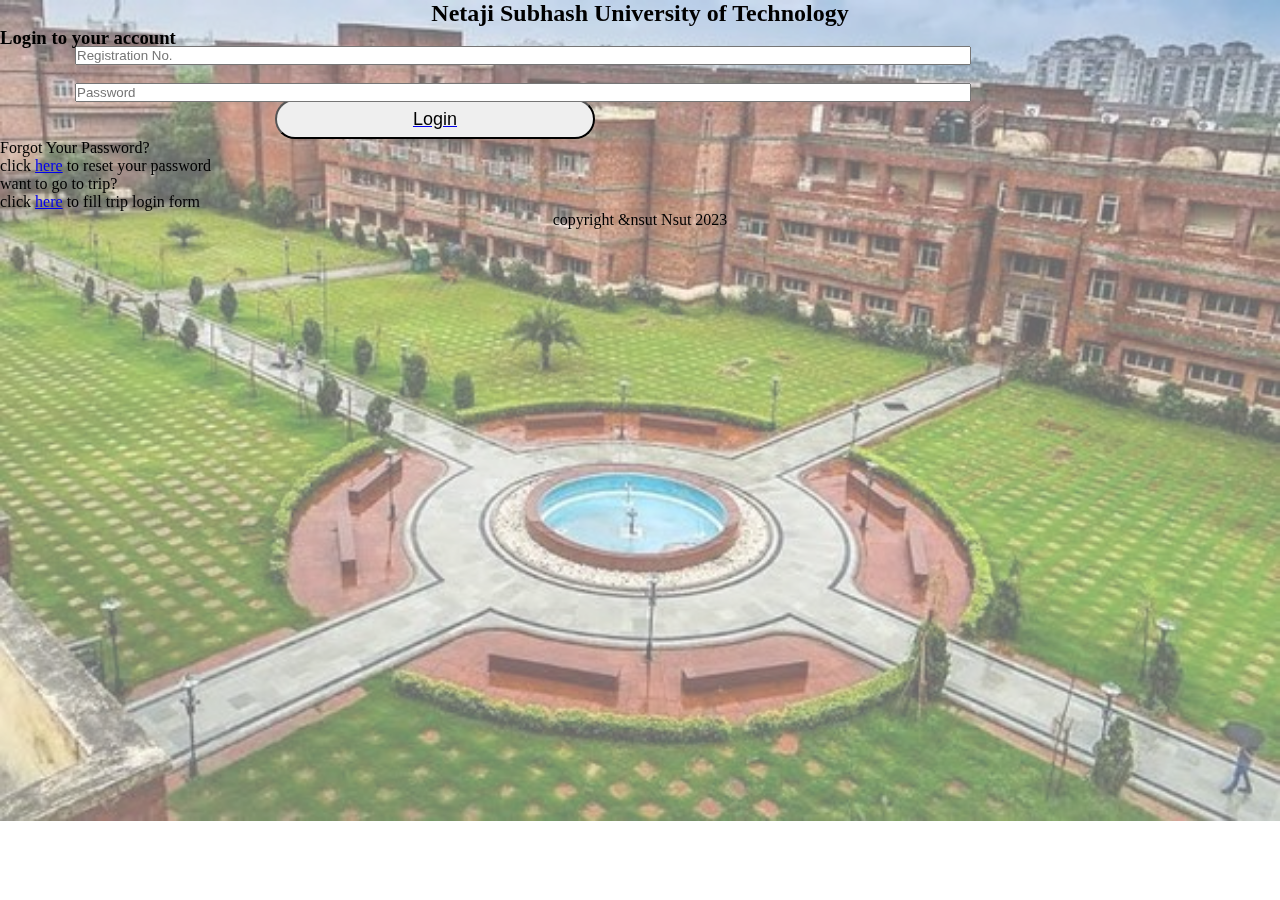
<file: 6.1_LoginPage/index.html>
<!DOCTYPE html>
<html lang="en">
<head>
    <meta charset="UTF-8">
    <meta name="viewport" content="width=device-width, initial-scale=1.0">
    <title>Login Page | NSUT</title>
    <link rel="stylesheet" href="style.css">
    <img  class ="bgimg" src="bgnsut.jpeg" alt="nsit">

</head>
<body>
    

    <div class="container">
        <div class="head">
            <h2>Netaji Subhash University of Technology</h2>
        </div>
        
        <div class="account">
            <h3>Login to your account</h3>
        </div>
        


        <div class="data">
            <input type="text" id="registration_no" placeholder="Registration No. "> </input>
            <br>
            <input type="password" id="password" placeholder="Password "> </input>
        
        </div>

        <a href="/2_nsut_full_website/index.html"><input type="submit" class="button" value="Login"></input></a>

        <div class="support">
            <p>Forgot Your Password?</p>
            <p>click <a href="#" alt="reset">here</a> to reset your password</p>
        </div>

        <div class="trip">
            <p>want to go to trip?</p>
            <p>click <a href="/5.2_RegistrationForm/index.html" alt="trip">here</a> to fill trip login form</p>
        </div>

        <div class="footer">
            <p class="copyright">copyright &nsut Nsut 2023</p>
        </div>


    </div>

    <script> 
        document.querySelector(".button").addEventListener("click", function(){
            alert("Signed in successfully");
        })
    </script>
   
    
</body>
</html>
</file>
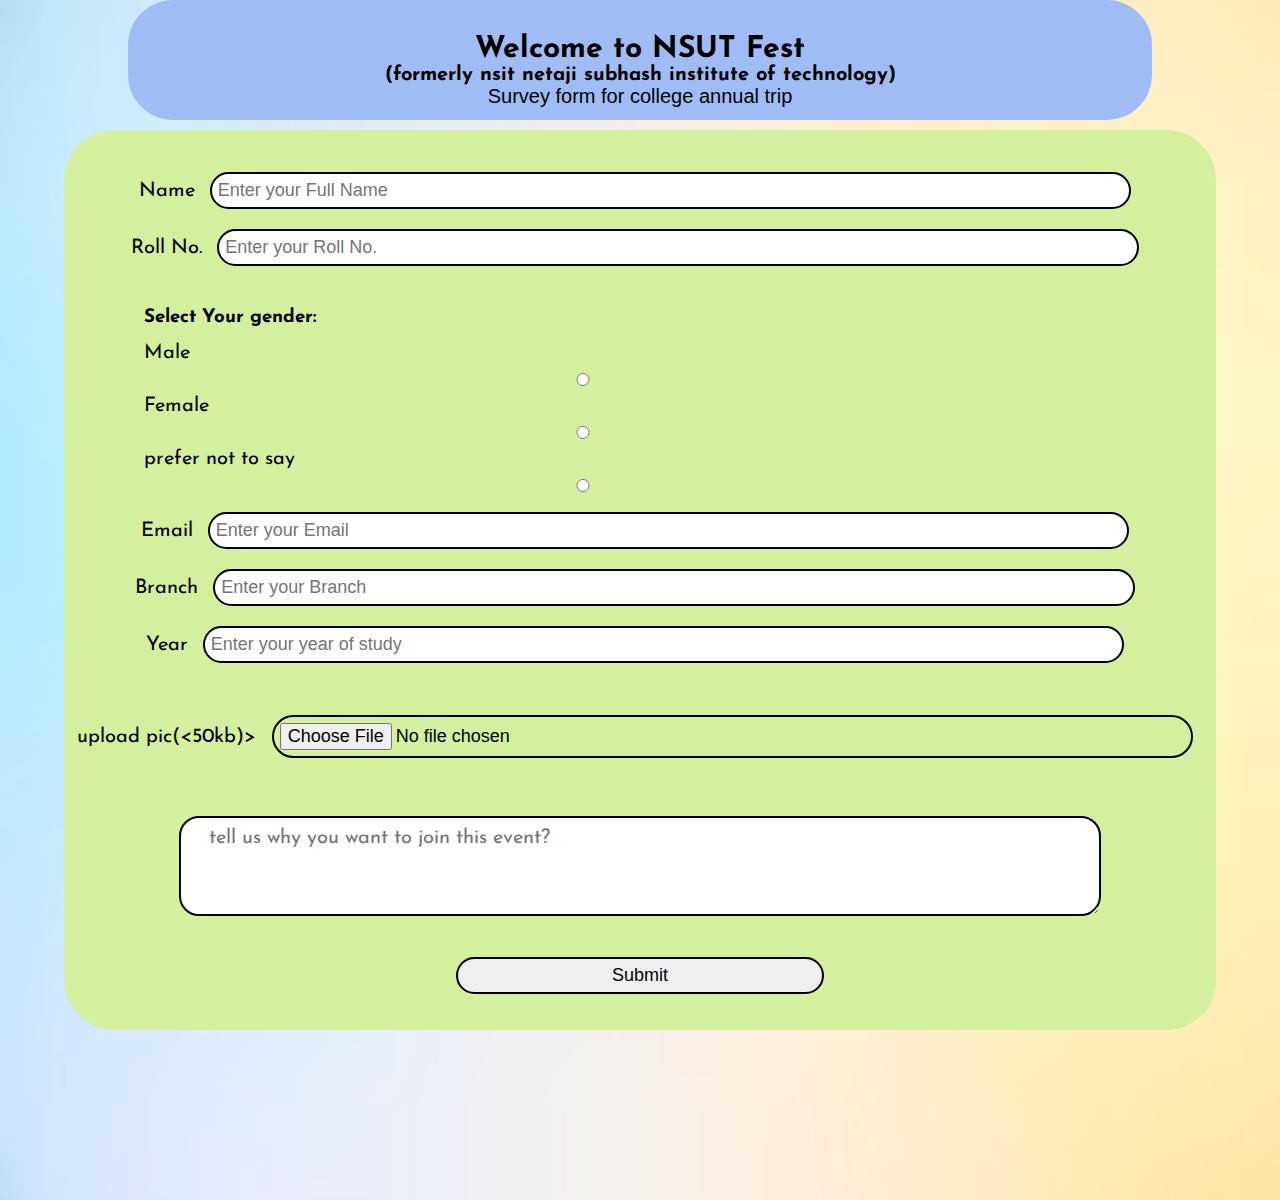
<file: 6.2_RegistrationForm/index.html>
<!DOCTYPE html>
<html lang="en">
<head>
    <meta charset="UTF-8">
    <meta name="viewport" content="width=device-width, initial-scale=1.0">
    <title>US trip form</title>
    <link rel="stylesheet" href="style.css">
    <link rel="preconnect" href="https://fonts.googleapis.com">
    <link rel="preconnect" href="https://fonts.gstatic.com" crossorigin>
    <link href="https://fonts.googleapis.com/css2?family=Josefin+Sans&display=swap" rel="stylesheet">
    
</head>
<body>
    <img  class="bg" src="bglight.avif" alt="background pic">
    
    <div class="header">
        
        <h2>Welcome to NSUT Fest</h2>
        <h4>(formerly nsit netaji subhash institute of technology)</h4>   
        <p>Survey form for college annual trip</p>
    </div>

    <div class="data">
        <form action="index.php" method="post">
            <br> <br>
            <label for="name">Name</label>
            <input type="text" id="name" name="name" placeholder="Enter your Full Name"></input>
            <br>

            <label for="roll">Roll No.</label>
            <input type="text" id="roll" name="roll" placeholder="Enter your Roll No."></input>
            <br>
            <br>
            <br>

            <h3>Select Your gender: </h3>
            <br>
            <div class="checkb">

                <label for="r1">Male</label>
                <input type="radio" name="r" id="r1" >
                
                <label for="r2">Female</label>
                <input type="radio" name="r" id="r2" >
                
                
                <label for="r3">prefer not to say</label>
                <input type="radio" name="r" id="r3" >

            </div>

            <label for="email">Email</label>
            <input type="text" id="email" name="email" placeholder="Enter your Email"></input>
            <br>

            <label for="branch">Branch</label>
            <input type="text" id="branch" name="branch" placeholder="Enter your Branch"></input>
            <br>

            <label for="year">Year</label>
            <input type="text" id="year" name="year" placeholder="Enter your year of study"></input>
            <br> <br> <br>

            
            <label for="fileSelect1">upload pic(<50kb)> </label>
            <input type="file" name="raio1" id="fileSelect1" >
            
            
            <div class="upload">
                <label for="fileSelect1"> </label>
            </div>

            <br> <br> <br>

            <textarea name="desc" id="desc" cols="30" rows="10" placeholder="   tell us why you want to join this event?"></textarea>
            <br> <br>


            <div class="submission">
            <input type="submit" id="button" name="button" ></input>
            </div>
        </form>

        
    </div>



    <script>
        document.querySelector(".submission").addEventListener("click", function(){
            alert("Signed in successfully");
        })
    </script>
   


</body>
</html>
</file>
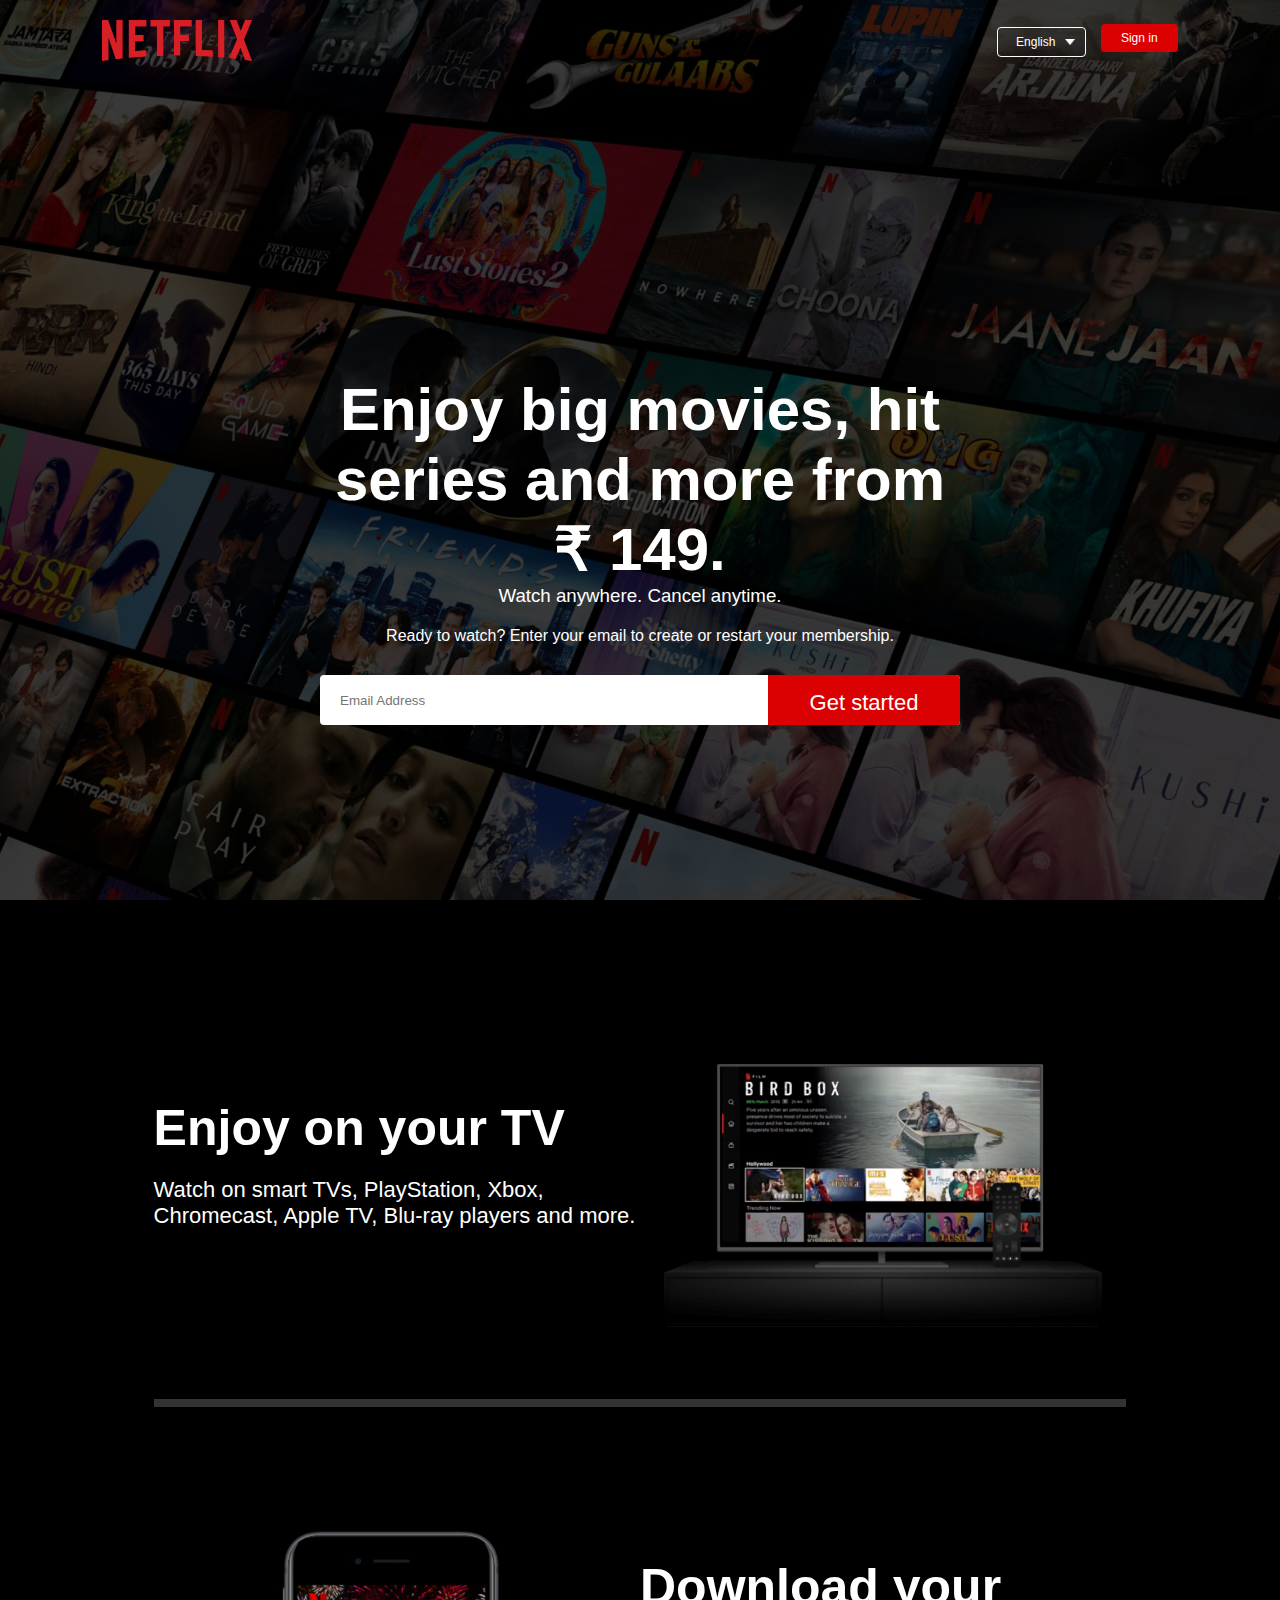
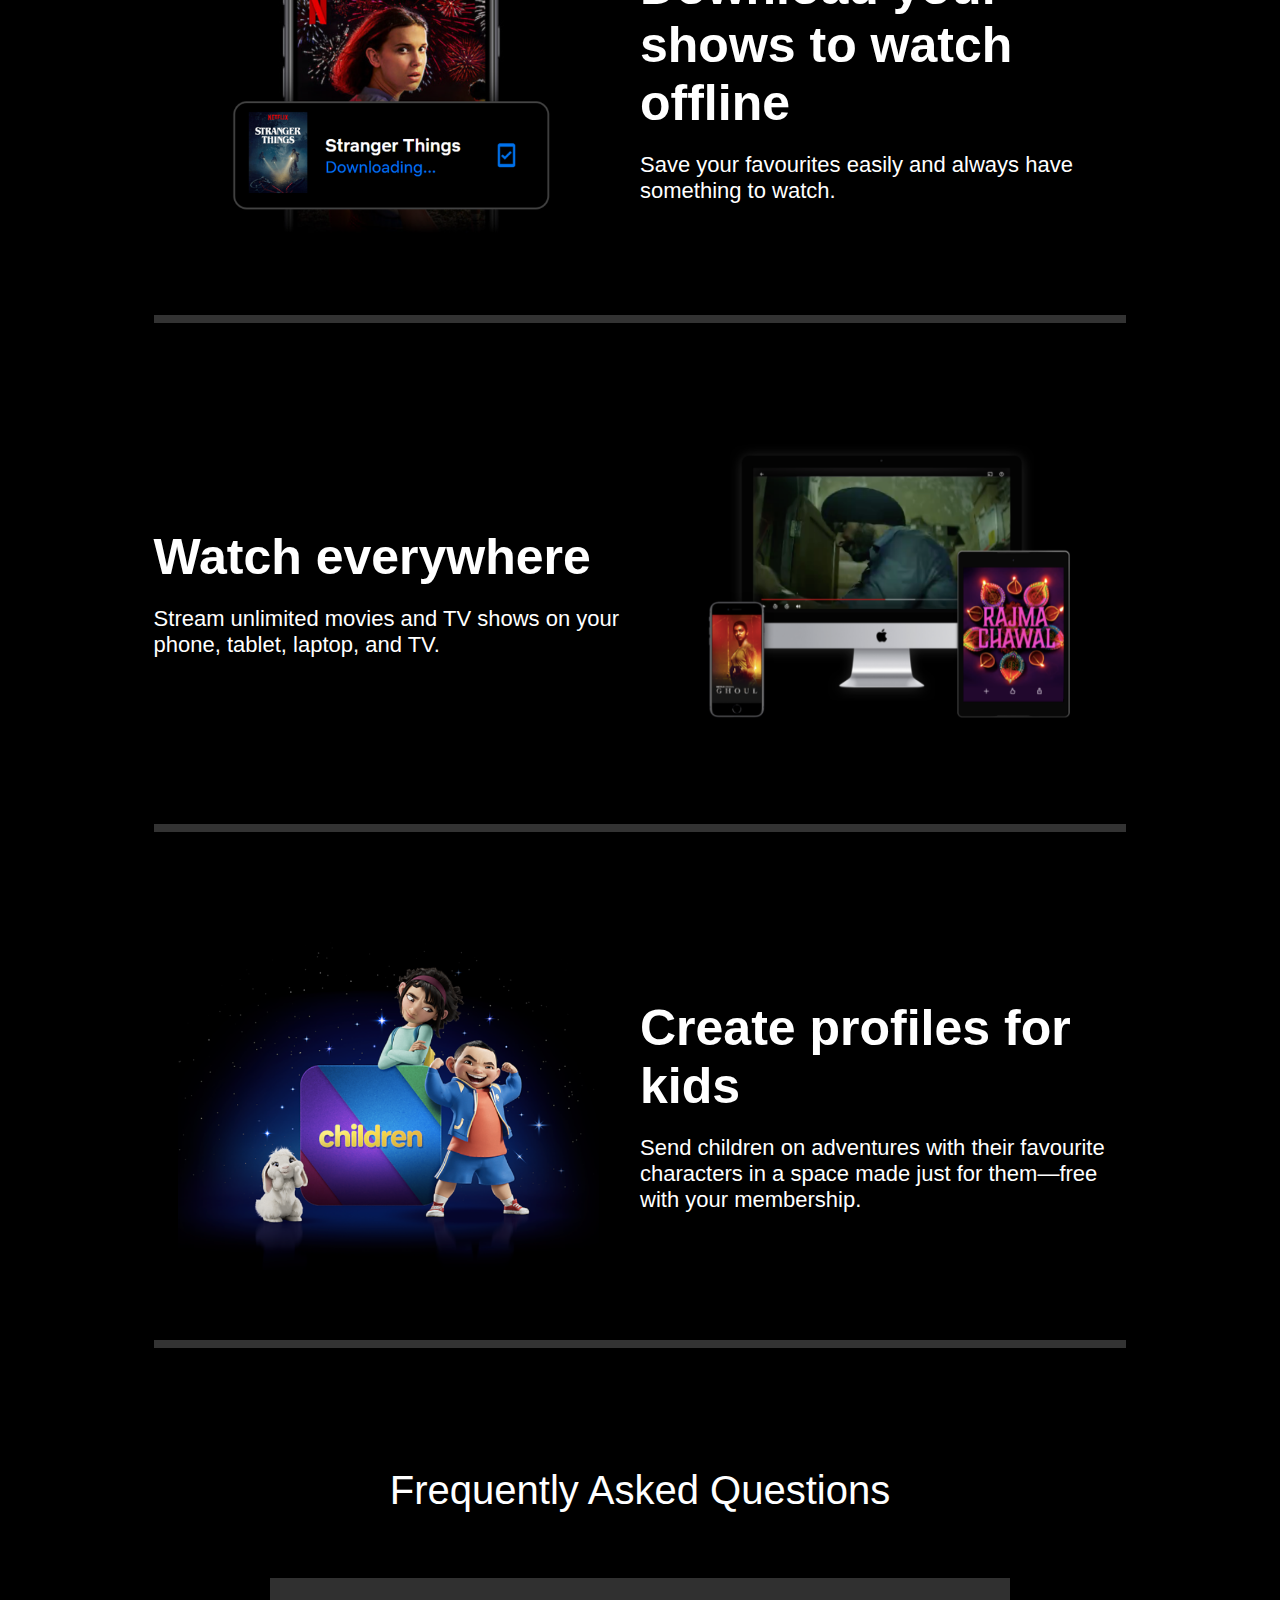
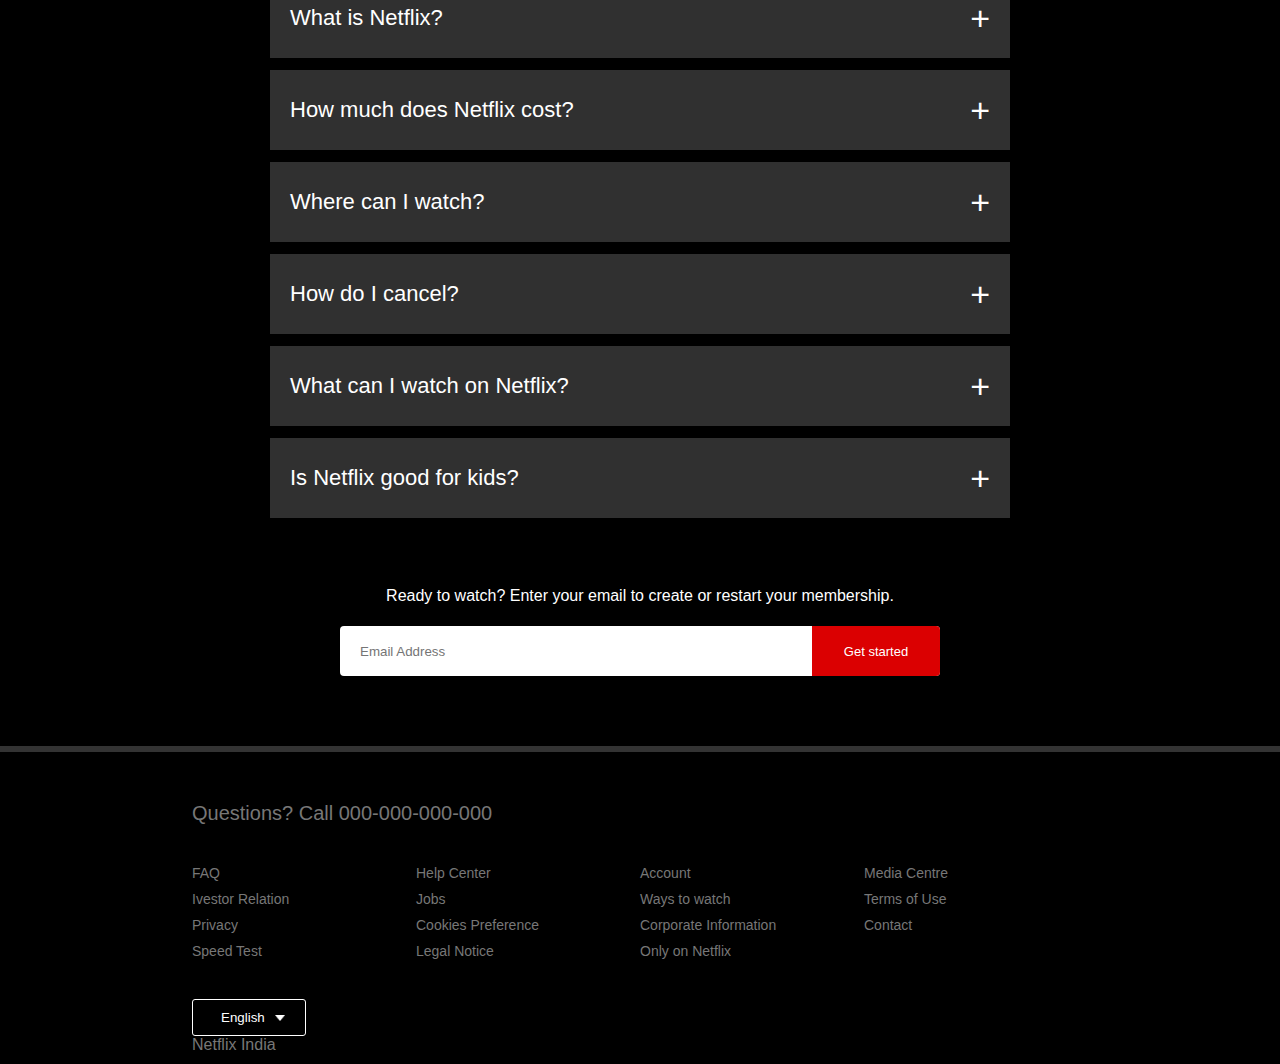
<file: 7.1_NetflixClone/index.html>
<!DOCTYPE html>
<html lang="en">
<head>
    <meta charset="UTF-8">
    <meta name="viewport" content="width=device-width, initial-scale=1.0">
    <title>Netflix-India</title>
    <link rel="stylesheet" href="style.css">
</head>


<body>
  <div class="header">
    <nav>
        <img src="images/logo.png"  class="logo">
        <div>
            
            <button class="language-btn"> <i class="fa-solid fa-globe icon"></i> English <img src="images/down-icon.png">  </button>
            
            <button>Sign in</button>
        </div>
    </nav>
    <div class="header-content">
       
        <h1>Enjoy big movies, hit series and more from ₹ 149.</h1>
        <h3>Watch anywhere. Cancel anytime.</h3>
        <p>Ready to watch? Enter your email to create or restart your membership.</p>
        <form class="email-signup">
            <input type="email" placeholder="Email Address" required>
            <button type="submit" ><a href="../7.2_netflixVideoClone/" id="getstart">Get started</a><i class="fa-solid fa-chevron-right"></i></button>
        </form>
    </div>
  </div>

  <div class="features">
    <div class="row">
        <div class="text-col">
            <h2>Enjoy on your TV</h2>
            <p>Watch on smart TVs, PlayStation, Xbox, Chromecast, Apple TV, Blu-ray players and more.</p>
        </div>
        <div class="img-col">
            <img src="images/feature-1.png" alt="f1">
        </div>
    </div>
    <div class="ruler"></div>

    <div class="row">
        <div class="img-col">
            <img src="images/feature-2.png" alt="f2">
        </div>
        <div class="text-col">
            <h2>Download your shows to watch offline</h2>
            <p>Save your favourites easily and always have something to watch.</p>
        </div>
       
    </div>
    
    <div class="ruler"></div>

    <div class="row">
        <div class="text-col">
            <h2>Watch everywhere</h2>
            <p>Stream unlimited movies and TV shows on your phone, tablet, laptop, and TV.</p>
        </div>
        <div class="img-col">
            <img src="images/feature-3.png" alt="f3">
        </div>
    </div>

    <div class="ruler"></div>

    <div class="row">
        <div class="img-col">
            <img src="images/feature-4.png" alt="f4">
        </div>
        <div class="text-col">
            <h2>Create profiles for kids</h2>
            <p>Send children on adventures with their favourite characters in a space made just for them—free with your membership.</p>
        </div>
       
    </div>

    <div class="ruler"></div>

  </div>
  <div class="faq">
    <h2>Frequently Asked Questions</h2>
    <ul class="accordion">
        <li>
            <input type="radio" name="accordion" id="first">
            <label for="first">What is Netflix?</label>
            <div class="content">
                <p>Netflix is a streaming service that offers a wide variety of award-winning TV shows, movies, anime, documentaries and more – on thousands of internet-connected devices.

                    You can watch as much as you want, whenever you want, without a single ad – all for one low monthly price. There's always something new to discover, and new TV shows and movies are added every week!</p>
            </div>
        </li>

        <li>
            <input type="radio" name="accordion" id="second">
            <label for="second">How much does Netflix cost?</label>
            <div class="content">
                <p>Watch Netflix on your smartphone, tablet, Smart TV, laptop, or streaming device, all for one fixed monthly fee. Plans range from ₹ 149 to ₹ 649 a month. No extra costs, no contracts.</p>
            </div>
        </li>

        <li>
            <input type="radio" name="accordion" id="third">
            <label for="third">Where can I watch?</label>
            <div class="content">
                <p>Watch anywhere, anytime. Sign in with your Netflix account to watch instantly on the web at netflix.com from your personal computer or on any internet-connected device that offers the Netflix app, including smart TVs, smartphones, tablets, streaming media players and game consoles.

                    You can also download your favourite shows with the iOS, Android, or Windows 10 app. Use downloads to watch while you're on the go and without an internet connection. Take Netflix with you anywhere.</p>
            </div>
        </li>

        <li>
            <input type="radio" name="accordion" id="fourth">
            <label for="fourth">How do I cancel?</label>
            <div class="content">
                <p>Netflix is flexible. There are no annoying contracts and no commitments. You can easily cancel your account online in two clicks. There are no cancellation fees – start or stop your account anytime.</p>
            </div> 
        </li>

        <li>
            <input type="radio" name="accordion" id="fifth">
            <label for="fifth">What can I watch on Netflix?</label>
            <div class="content">
                <p>Netflix has an extensive library of feature films, documentaries, TV shows, anime, award-winning Netflix originals, and more. Watch as much as you want, anytime you want.</p>
            </div> 
        </li>

        <li>
            <input type="radio" name="accordion" id="sixth">
            <label for="sixth">Is Netflix good for kids?</label>
            <div class="content">
                <p>he Netflix Kids experience is included in your membership to give parents control while kids enjoy family-friendly TV shows and films in their own space.

                    Kids profiles come with PIN-protected parental controls that let you restrict the maturity rating of content kids can watch and block specific titles you don’t want kids to see.</p>
                </div> 
        </li>
        
    </ul>
    <small>Ready to watch? Enter your email to create or restart your membership.</small>
    <form class="email-signup">
        <input type="email" placeholder="Email Address" required>
        <button type="submit">Get started <i class="fa-solid fa-chevron-right"></i></button>
    </form>

  </div>

  <div class="footer">
    <h2> <u>Questions? Call 000-000-000-000</u></h2>

    <div class="row">
        <div class="col">
            <a href="#">FAQ</a>
            <a href="#">Ivestor Relation</a>
            <a href="#">Privacy</a>
            <a href="#">Speed Test</a>
        </div>
        <div class="col">
            <a href="#">Help Center</a>
            <a href="#">Jobs</a>
            <a href="#">Cookies Preference</a>
            <a href="#">Legal Notice</a>
        </div>
        <div class="col">
            <a href="#">Account</a>
            <a href="#">Ways to watch</a>
            <a href="#">Corporate Information</a>
            <a href="#">Only on Netflix</a>
        </div>
        <div class="col">
            <a href="#">Media Centre</a>
            <a href="#">Terms of Use</a>
            <a href="#">Contact</a>
           
        </div>
        
        
        
        
    </div>
    <button class="language-btn">
        <i class="fa-solid fa-globe icon"></i> English <img src="images/down-icon.png" >

    </button>
    
    <p class="copyright-txt"> Netflix India</p>
  </div>
    
</body>
</html>
</file>
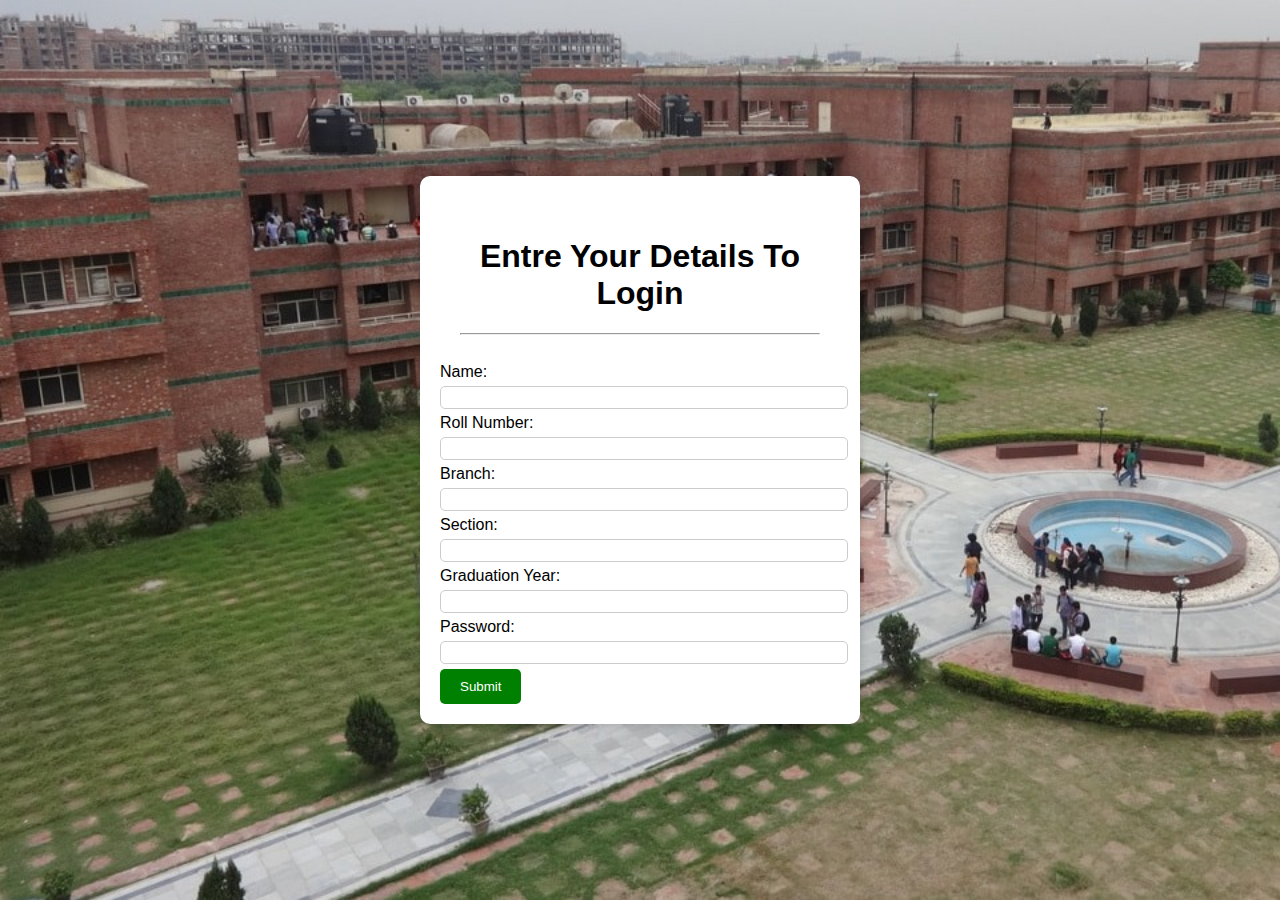
<file: 9_alertPopUp/Main.html>
<!DOCTYPE html>
<html>
<head>
    <title>Login Page - NSUT</title>
    <style>
        body {
            font-family: Arial, sans-serif;
            background-color:lightgreen;
            display: flex;
            justify-content: center;
            align-items: center;
            height: 100vh;
            margin: 0;
            background-image: url("./Campusimg.jpeg");
            background-size: cover;
        }

        h1{
            color: black;
        }

        .container {
            max-width: 400px;
            background-color:white;
            border-radius: 10px;
            padding: 20px;
            box-shadow: 0 0 10px rgba(0, 0, 0, 0.2);
        }
        .header {
            background-color:white;
            text-align: center;
            padding: 20px;
            color: white;
            border-top-left-radius: 10px;
            border-top-right-radius: 10px;
        }
        input[type="text"], input[type="password"] {
            width: 100%;
            padding: 3px;
            margin: 5px 0;
            border: 1px solid #ccc;
            border-radius: 5px;
        }
        input[type="submit"] {
            background-color: green;
            color: white;
            padding: 10px 20px;
            border: none;
            border-radius: 5px;
            cursor: pointer;
        }
        .popup-container {
            display: none;
            position: fixed;
            top: 50%;
            left: 50%;
            transform: translate(-50%, -50%);
            z-index: 1000;
        }
        .popup {
            padding: 20px;
            background-color: #fff;
            border: 1px solid #ccc;
            box-shadow: 0 2px 10px rgba(0, 0, 0, 0.1);
            border-radius: 3%;
        }
        .overlay {
            position: fixed;
            top: 0;
            left: 0;
            width: 100%;
            height: 100%;
            background-color: rgba(0, 0, 0, 0.5);
            z-index: 999;
            display: none;
        }

        .loginform{
    
        }
    </style>
</head>
<body>
    <div class="container">
        <div class="header">
            <h1>Entre Your Details To Login</h1>
            <hr>
        </div>
        <form id="loginForm">
            <label for="name">Name:</label>
            <input type="text" id="name" name="name" required><br>

            <label for="rollNumber">Roll Number:</label>
            <input type="text" id="rollNumber" name="rollNumber" required><br>

            <label for="branch">Branch:</label>
            <input type="text" id="branch" name="branch" required><br>

            <label for="section">Section:</label>
            <input type="text" id="section" name="section" required><br>

            <label for="graduationYear">Graduation Year:</label>
            <input type="text" id="graduationYear" name="graduationYear" required><br>

            <label for="password">Password:</label>
            <input type="password" id="password" name="password" required><br>

            <input type="submit" value="Submit">
        </form>
    </div>
    <div class="popup-container">
        <div id="popup" class="popup">
            <p>You have been logged in successfully.</p>
            <button onclick="closePopup()">Close</button>
        </div>
    </div>
    <div class="overlay" id="overlay" onclick="closePopup()"></div>

    <script>
        // Function to display the popup
        function openPopup() {
            var popupContainer = document.querySelector(".popup-container");
            var overlay = document.getElementById("overlay");

            popupContainer.style.display = "block";
            overlay.style.display = "block";
        }

        // Function to close the popup
        function closePopup() {
            var popupContainer = document.querySelector(".popup-container");
            var overlay = document.getElementById("overlay");

            popupContainer.style.display = "none";
            overlay.style.display = "none";
        }

        // Form submission event
        document.getElementById("loginForm").addEventListener("submit", function(event) {
            event.preventDefault(); // Prevent the form from submitting normally

            // Here, you can add your code for user validation and login process
            // For this example, we'll simply open the popup on form submission
            openPopup();
        });
    </script>
</body>
</html>
</file>
<file: 10_QuizCompetition/style.css>
*{
    margin: 0px;
    padding: 0px;
    box-sizing: border-box; 
    font-family: 'Josefin Sans', sans-serif;
    
}


.header{
    max-width: 80%;
    height: 120px;
    font-size: 20px;
    
    background-color: rgb(159, 189, 244);
    
    padding:34px;
    
    margin: auto;
    text-align: center;
    border-radius:45px;

}

p{
    font-size: 20px;
    font-family: 'Gill Sans', 'Gill Sans MT', Calibri, 'Trebuchet MS', sans-serif;

}

.questions{
    display: flex;
    flex-direction: column;
    height:900px;
    width: 90%;
    background-color: rgb(212, 239, 157);
    margin: auto;
    margin-top: 10px;
    border-radius: 50px;
    
    font-family: 'Times New Roman', Times, serif;
}

#question1{
    display: flex;
    flex-direction: column;
    
}

#question2{
    display: flex;
    flex-direction: column;
    
}




.checkb{
    display:flex;
    flex-direction: column;
    
    text-align: left;
    margin-left: 80px;
    
}

h3{
    text-align: left;
    margin-left: 80px;
}







input{
    width: 80%;
    font-size: 18px;
    margin:10px;
    margin-top:10px;
    padding:6px;
    border-radius: 30px;
    border: 2px solid black;
    font-family:'Gill Sans', 'Gill Sans MT', Calibri, 'Trebuchet MS', sans-serif
}

label{
    font-size: 20px;
}

textarea{
    height: 100px;
    width:80%;
    border-radius: 20px;
    border: 2px solid black;
    padding:10px;
    font-size:20px;
}


.submission{
    
    width:40%;
    text-align: center;
    margin:auto;
    font-size: 60px;
    cursor:pointer;
    
}

.bg{
    width:100%;
    height: 1200px;
    position:absolute;
    z-index:-1;
    opacity:60%;
}


.cartoon{
    height: 200px;
    width: 40px;
}
</file>
<file: 2_nsut_homePage/style.css>
* {
    padding: 0;
    margin: 0;
    box-sizing: border-box;
    font-family: system-ui, -apple-system, BlinkMacSystemFont, 'Segoe UI', Roboto, Oxygen, Ubuntu, Cantarell, 'Open Sans', 'Helvetica Neue', sans-serif;
}
::-webkit-scrollbar {
    display: none;
}

#top {
    display: flex;
    align-items: center;
    justify-content: space-between;
    background-color: #003262;
}

#top-block{
    height: 1.875rem;
    width : 75%;
    display: flex;
    justify-content: space-between;
    align-items: center;
    background-color: #003262;
    padding: 0 1.25rem;
    margin-left: 1.875rem;
    font-size: 0.9375rem;
    color: white;
}

#top a {
    color: white;
    text-decoration: none;
    font-size: 0.875rem;
    margin-right: 0.625rem;
}

#top a:last-child {
    margin-right: 1.25rem;
    color: white;
}

#slideshow {
    height: 40.625rem;
    width: auto;
    background-image: url("images/BANNER_1.jpg");
    background-size: 100% 100%;
    box-shadow: rgba(149, 157, 165, 0.2) 0 0.5rem 1.5rem;
    animation: changeImage 20s infinite; /* Adjust the duration as needed */
}
  
@keyframes changeImage {
    0%, 33.33% {
      background-image: url("images/BANNER_1.jpg");
    }
    33.34%, 66.66% {
      background-image: url("images/BANNER_2.jpg");
    }
    66.67%, 100% {
      background-image: url("images/BANNER_3.jpg");
    }
  }
  

#logo{
    height: 5rem;
    width: 41.75rem;
    background-image: url(images/logo_nsut_0_0_0_0.png);
    background-size: cover;
    margin-left: 2.1875rem;
    display: inline-block;
    position: relative;
    top: 0.3125rem;
}
#g20{
    width: 9.8125rem;
    height: 5.5556rem;
    background-image: url(images/G20.jpg);
    background-size: contain;
    display: inline-block;
    border-radius: 1.25rem;
    position: relative;
    top: 0.625rem;
}
#address{
    width: 21.225rem;
    height: 5.5rem;
    display: inline-block;
    color: white;
    position: absolute;
    top: 4rem;
    left: 58.4375rem;
    font-size: 1rem;
}
#location{
    display: inline;
    position: absolute;
    top: 5.4rem;
    left: 78.9375rem;
}
#marquee{
    height: 1.25rem;
    width: 53.125rem;
    color: white;
    font-size: 0.9375rem;
    position: absolute;
    left: 3.125rem;
    top: 8.75rem;
}
marquee a{
    text-decoration: none;
    font-size: 1rem;
    font-weight: 500;
}


nav{
    position:relative;
    z-index: 99;
    width: 95%;
    left: 1.7rem;
    top: 2.5rem;
  }
  nav .wrapper{
    position: relative;
    top:0;
    width: 100rem;
    padding: 0px 1rem;
    height: 2rem;
    line-height: 20px;
    margin: auto;
    display: flex;
    align-items: center;
    justify-content: space-between;

  }
  .wrapper .nav-links{
    display: inline-flex;
  }
  .nav-links li{
    list-style: none;
  }
  .nav-links li a{
    color: #f2f2f2;
    text-decoration: none;
    font-size: 0.9rem;
    font-weight: 600;
    padding: 9px 15px;
    border-radius: 5px;
    transition: all 0.3s ease;

  }
  
  .nav-links .mobile-item{
    display: none;
  }
  .nav-links .drop-menu{
    position: absolute;
    background: white;
    width: 15rem;
    padding-top: 0.8rem;
    padding-right:16rem;
    padding-bottom: 1rem;
    line-height: 1.82rem;
    opacity: 0;
    visibility: hidden;
    box-shadow: 0 6px 10px rgba(0,0,0,0.15);
  }
  .nav-links li:hover .drop-menu,
  .nav-links li:hover .mega-box{
    transition: all 0.3s ease;
    top: 2rem;
    opacity: 1;
    visibility: visible;
  }
  .drop-menu li a{
    width: 15rem;
    display: block;
    padding: 0 0 0 15px;
    font-weight:450;
    color: black;
    font-size: 1rem;
    border-bottom: 2px solid rgba(119, 82, 82, 0.09);

    
  }
  .mega-box{
    position: absolute;
    left: 2rem;
    width: 80rem;
    height: auto;
    padding: 0 30px;
    top: 85px;
    opacity: 0;
    visibility: hidden;
  }
  .mega-box .content{
    background: white;
    padding: 25px 20px;
    display: flex;
    width: 100%;
    justify-content: space-between;
    box-shadow: 0 6px 10px rgba(0,0,0,0.15);
  }
  .mega-box .content .row{
    width: calc(30% - 30px);
    line-height: 1.5rem;
  }
  .content .row img{
    width: 95%;
    height: 80%;
    padding-left: 2rem;
    object-fit: cover;
  }

  .content .row .mega-links{
    margin-left: -40px;
    border-left: 1px solid rgba(255,255,255,0.09);
  }
  .row .mega-links li{
    padding: 0 20px;
  }
  .row .mega-links li a{
    padding: 0px;
    padding: 0 20px;
    color: black;
    font-size: 1rem;
    display: block;
    font-weight: 400;
  }
  .wrapper .btn{
    color: #fff;
    font-size: 20px;
    cursor: pointer;
    display: none;
  }
  .wrapper .btn.close-btn{
    position: absolute;
    right: 30px;
    top: 10px;
  }






#main{
    height: 250rem;
    width: auto;
 
}
#about_p{
    height: 25rem;
    width: auto;
    padding: 3.75rem;
    color: black;
    font-size: 1.0625rem;
    line-height: 1.7;
}
#about_h2{
    font-size: 2.25rem;
    font-weight: 400;
}
#span{
    font-size: 2.25rem;
    color: #4c6f91;
    font-weight: 400;
}
#about_h2:after {
    content: "";
    width: 3.75rem;
    height: 0.1875rem;
    background: #4c6f91;
    display: block;
    margin: 0.5rem 0;
}
#about_more_button{
    margin-top: 0.625rem;
  }
  
#about_more_button a{
    font-size: 1rem;
    border: 0.0625rem solid #000000;
    padding: 0.3125rem 0.625rem;
    font-weight: 400;
    color: #000000; 
    text-decoration: none; 
    transition: background-color 0.2s, color 0.2s, border-color 0.2s;
}
  
#about_more_button a:hover {
    background-color: #000000;
    color: #ffffff; 
    border-color: #ffffff;
}

#mid{
    height: 18.75rem;
    width: auto;
    background-color: #003262;
    padding: 1.25rem 1.5625rem 1.25rem 1.5625rem ;
    display: flex;
    align-items: center;
    justify-content: center;
}
#campus{
    height: 12.5rem;
    width: 20rem;
    background-color: white;
    display: inline-block;
    margin: 1.25rem 3.125rem;
}
#campus_top{
    height: 3.75rem;
    margin-left: -1.25rem;
    margin-right: -1.25rem;
    padding: 0.9375rem 1.875rem;
    background: #b3dcff;
    font-size: 1.125rem;
    font-weight: 700;
    display: flex;
    align-items: center;
    margin-bottom: 0.9375rem;
    box-shadow: 0.125rem 0.125rem 0.375rem 0.0625rem rgb(0 0 0 / 30%);
}
#campus_p{
    height: 6.25rem;
    width: 12.5rem;
    margin: 1.25rem;
    padding: 0.025rem 1.25rem;
    font-size: 1.0625rem;
    line-height: 1.875rem;
}
#rank{
    height: 12.5rem;
    width: 20rem;
    background-color: white;
    display: inline-block;
    margin: 1.25rem 3.125rem;
}
#rank_top{
    height: 3.75rem;
    margin-left: -1.25rem;
    margin-right: -1.25rem;
    padding: 0.9375rem 1.875rem;
    background: #ffeece;
    font-size: 1.125rem;
    font-weight: 700;
    display: flex;
    align-items: center;
    margin-bottom: 0.9375rem;
    box-shadow: 0.125rem 0.125rem 0.375rem 0.0625rem rgb(0 0 0 / 30%);
}
#rank_p{
    height: 6.25rem;
    width: 17.5rem;
    margin: 1.25rem;
    padding: 0.025rem 1.25rem;
    font-size: 1rem;
    line-height: 1.6875rem;
}
#vc_corner{
    height: 12.5rem;
    width: 20rem;
    background-color: white;
    display: inline-block;
    margin: 1.25rem 3.125rem;
}
#vc_top{
    height: 3.75rem;
    margin-left: -1.25rem;
    margin-right: -1.25rem;
    padding: 0.9375rem 1.875rem;
    background: #ffc5f8;
    font-size: 1.125rem;
    font-weight: 700;
    display: flex;
    align-items: center;
    margin-bottom: 0.9375rem;
    box-shadow: 0.125rem 0.125rem 0.375rem 0.0625rem rgb(0 0 0 / 30%);
}
#vc_p {
    max-width: 26.25rem;
    display: flex;
    align-items: center;
}
#vc_p img{
    margin-right: 0.625rem;
    margin-left: 0.625rem;
}
#news{
    height: 34.375rem;
    width: auto;
    background-color: white;
    padding: 3.75rem;
}
#latest_news{
    height: 15.625rem;
    width: 19.375rem;
    border-top: 0.1875rem solid #006fce;
    padding-top: 1.375rem;
    display: inline-block;
    vertical-align: top;
    margin-right: 3.125rem;
}
#news_box{
    width: 19.375rem;
    line-height: 1.875rem;
    letter-spacing: 0.005rem;
    font-size: 1rem;
}
#news_box h2{
    font-size: 2.25rem;
    font-weight: 450;
    color: #006fce;
    margin-bottom: 0.9375rem;
}
#news_button {
    margin-top: 2.5rem;
    letter-spacing:0.025rem;
    font-size: 1rem;
    color: #ffffff;
    width: 11.5rem;
    height: 3.5rem;
    background: #ed1c24;
    display: inline-block;
    line-height: 3.25rem;
    box-sizing: border-box;
    padding: 0;
    text-transform: uppercase;
    text-align: center;
}
  
#news_button a{
    display: block;
    width: 100%;
    height: 100%;
    text-decoration: none;
    color: inherit;
    transition: background-color 0.2s, color 0.2s, border-color 0.2s;
}
  
#news_button:hover a {
    background-color: #000000;
    color: #ffffff; /* Change text color to white on hover */
    border-color: black;
}

#news_annimation{
    height: 25.625rem;
    width: 51.25rem;
    background-color: #ed1c24;
    display: inline-block;
    visibility: hidden;
}

#admission{
    height: 72rem;
    width: auto;
    background-image: url(images/admission.jpg);
    padding: 4rem;
}
    #admi_heading{
        text-align:center;
        color: white;
        font-size: 2rem;
        font-weight: 600;
        margin-bottom: 1.875rem;
    }
    #admi_big_box{
        width: auto;
        height: 64.375rem;
        display: flex;
        justify-content: center;
    }

        /* Admission box details: starts*/
    #admi_icon{
        height: 2.5rem;
        width: 3.125rem;
        display: inline-block;
        vertical-align: top;            
    }
    #admi_p{
        width: 17.8125rem;
        font-size: 1.20rem;
        font-weight: 400;
        line-height: 1.5;
        display: inline-block;
        color: white;
        vertical-align: middle;
    }
    #admi_h{
        width: 100%;
        font-size: 2.25rem;
        margin-bottom: 1.875rem;
        position: relative;
        font-weight: 400;
        color: #ffffff;
    }
    #admi_h:after{
        content: "";
        width: 5rem;
        height: 0.1875rem;
        background: white;
        display: block;
        margin: 0.4375rem 0;
    }
    #admi_content{
        border-bottom: 0.0625rem solid #196cb4;
        padding: 0.625rem;
    }
    /* Admission box details: ends*/

    #admi_phd{
        width: 23.125rem;
        height: 9.375rem;
        display: inline-block;
        margin-top: 1.25rem;
    }
    #admi_under{
        width: 23.125rem;
        height: 61.25rem;
        display: inline-block;
        margin: 1.25rem;
    }
    #admi_post{
        width: 23.125rem;
        height: 61.25rem;
        display: inline-block;
        margin: 1.25rem;
    }


#depart{
    height: 32.5rem;
    width: auto;
    text-align: center;
    padding: 1.875rem;
}
#depart_h_box{
    height: 4.375rem;
}
#depart_h{
    font-size: 2.25rem;
    text-align: center;
    font-weight: 500;
}
#depart_h:after {
    content: "";
    width: 3.75rem;
    height: 0.1875rem;
    background: #4c6f91;
    display: block;
    margin: 0.4375rem auto;
}
#d_box{
    height: 28.75rem;
    width: auto;
    display: flex;
    justify-content: center;
    padding: 0.4375rem;
}
#faculty_box{
    height: 23.75rem;
    width: 23.75rem;
    margin: 1.25rem;
}
#faculty_img{
    height: 10rem;
    width: 11.5rem;
    background-image: url(images/faculty.png);
    background-size: contain;
    margin-left: 27%;
}
#faculty_head{
    font-size:  1.375rem;
    text-transform: uppercase;
    margin-bottom: 0.625rem;
    margin-top: 0.625rem;
    font-weight: 400;
    line-height: 1.5;
    text-align: center;
}
#faculty_para{
    height: 3.75rem;
    width: auto;
    font-size: 1rem;
    line-height: 1.875rem;
    letter-spacing: 0.010rem;
}
/* general button for all depart*/
#depart_button{
    font-size: 1rem;
    width: 11.5rem;
    height: 3.5rem;
    border: 0.125rem solid #000000;
    display: inline-block;
    line-height: 3.125rem;
    box-sizing: border-box;
    text-transform: uppercase;
    cursor: pointer;
    font-weight: 400;
    margin-top: 0.625;
  }
  
#depart_button a {
    display: block;
    width: 100%;
    height: 100%;
    text-decoration: none;
    color: #000000;
    text-align: center;
    transition: background-color 0.3s, color 0.3s, border-color 0.3s;
  }
  
#depart_button:hover a {
    background-color: #000000;
    color: #ffffff;
    border-color: #ffffff;
}

#depart_box{
    height: 23.75rem;
    width: 24.375rem;
    margin: 1.25rem;
}
#depart_img{
    height: 10rem;
    width: 11.25rem;
    background-image: url(images/department.png);
    background-size: contain;
    margin-left: 27%;
}
#depart_head{
    font-size: 1.375rem;
    text-transform: uppercase;
    margin-bottom:  0.625rem;
    margin-top:  0.625rem;
    font-weight: 400;
    line-height: 1.5;
    text-align: center;
}
#depart_para{
    height: 3.75rem;
    width: auto;
    font-size: 1rem;
    line-height: 1.875rem;
    letter-spacing: 0.010rem;
}

#centre_box{
    height: 23.75rem;
    width: 23.75rem;
    margin: 1.25rem;
}
#centre_img{
    height: 10rem;
    width: 11.25rem;
    background-image: url(images/centre.png);
    background-size: contain;
    margin-left: 27%;
}
#centre_head{
    font-size: 1.375rem;
    text-transform: uppercase;
    margin-bottom: 0.625rem;
    margin-top: 0.625rem;
    font-weight: 400;
    line-height: 1.5;
    text-align: center;
}
#centre_para{
    height: 3.75rem;
    width: auto;
    font-size: 1rem;
    line-height: 1.875rem;
    letter-spacing: 0.010rem;
}

#research{
    height: 34.375rem;
    width: auto;
    background-image: url(images/research.jpg);
    background-size: 100% 100%;
    background-repeat: no-repeat;
    display: flex;
    justify-content: center;
}
#res_box{
        height: 25.625rem;
        width: 51.25rem;
        background: rgb(0 53 99 / 90%);
        color: #ffffff;
        padding: 3.75rem 11.25rem 3.75rem 11.25rem;
        margin-top: 4.5rem;
}
#res_cont{
    height: 18.75rem;
    width: 32.25rem;
    text-align: center;
}
#res_p{
    text-align: center;
    font-size: 1.23rem;
    font-weight: 400;
    line-height: 1.5;
    margin-top: 1.1rem;
}
#res_h{
    font-size: 2.3125rem;
    font-weight: 500;
    color: orange;

}
#media {
    padding: 2.5rem;
    display: flex;
    flex-wrap: wrap;
    justify-content: center;
}

#facebook {
    display: inline-block;
    margin-right: 1.5625rem;
    margin-bottom: 2.5rem;
}

#face_h {
    font-size: 1rem;
    text-transform: uppercase;
    background: #003262;
    color: #ffffff;
    margin: 0;
    padding: 0.9375rem;
    font-weight: 400;
}

#youtube {
    display: inline-block;
    height: auto;
    width: 100%;
    max-width: 25rem;
    margin-right: 1.875rem;
    margin-bottom: 2.5rem;
}

#yt_h {
    font-size: 1rem;
    text-transform: uppercase;
    background: #003262;
    color: #ffffff;
    margin: 0;
    padding: 0.9375rem;
    font-weight: 400;
}
#footer{
    height: 23.5rem;
    width: auto;
    position: static;
    bottom: 0;
    background-color: #003262;
    padding: 1.8rem;

}
#quicklinks{
    height: 19.8rem;
    width: 20rem;
    font-size: 0.9rem;
    line-height: 2.1rem;
    letter-spacing: 0.025rem;
    padding: 0 0.875rem 3.25rem 0.5rem;
    border-right: 0.15rem dotted #7d7d7d;
    color: white;
    display: inline-block;

}
#footer_h{
    font-size: 1.1rem;
    margin-bottom: 1.2rem;
    margin-top: 0;
}
.menu-item{
    height: auto;
    margin: 0.15rem 0 0.15rem 0;
    border-bottom: 0.15rem dotted #7d7d7d;  
}
.menu-item a{
    color: white;
    text-decoration: none;
}
#explore{
    height: 19.8rem;
    width: 20rem;
    font-size: 0.9rem;
    line-height: 2.1rem;
    letter-spacing: 0.025rem;
    padding: 0 0.875rem 3.25rem 0.5rem;
    border-right: 0.15rem dotted #7d7d7d;
    color: white;
    display: inline-block; 
    vertical-align: top;
}
#social_media{
    height: 19.8rem;
    width: 20rem;
    font-size: 0.9rem;
    line-height: 2.1rem;
    letter-spacing: 0.025rem;
    padding: 0 0.875rem 3.25rem 0.5rem;
    border-right: 0.15rem dotted #7d7d7d;
    color: white;
    display: inline-block; 
    vertical-align: top;
}
#footer_last{
    height: auto;
    width: 20rem;
    color: white;
    display: inline-block;
    font-size: 0.9rem;
    vertical-align: top;
    margin-top: 2rem;
    margin-left: 0.95rem;

}







@media screen and (max-width: 970px) {
  .wrapper .btn{
    display: block;
    top:10rem;
  }
  .wrapper .nav-links{
    position: fixed;
    height: 100vh;
    width: 100%;
    max-width: 350px;
    top: 0;
    left: -100%;
    background: #242526;
    display: block;
    padding: 50px 10px;
    line-height: 50px;
    overflow-y: auto;
    box-shadow: 0px 15px 15px rgba(0,0,0,0.18);
    transition: all 0.3s ease;
  }
  /* custom scroll bar */
  ::-webkit-scrollbar {
    width: 10px;
  }
  ::-webkit-scrollbar-track {
    background: #242526;
  }
  ::-webkit-scrollbar-thumb {
    background: #3A3B3C;
  }
  #menu-btn:checked ~ .nav-links{
    left: 0%;
  }
  #menu-btn:checked ~ .btn.menu-btn{
    display: none;
  }
  #close-btn:checked ~ .btn.menu-btn{
    display: block;
  }
  .nav-links li{
    margin: 15px 10px;
  }
  .nav-links li a{
    padding: 0 20px;
    display: block;
    font-size: 20px;
  }
  .nav-links .drop-menu{
    position: static;
    opacity: 1;
    top: 65px;
    visibility: visible;
    padding-left: 20px;
    width: 100%;
    max-height: 0px;
    overflow: hidden;
    box-shadow: none;
    transition: all 0.3s ease;
  }
  #showDrop:checked ~ .drop-menu,
  #showMega:checked ~ .mega-box{
    max-height: 100%;
  }
  .nav-links .desktop-item{
    display: none;
  }
  .nav-links .mobile-item{
    display: block;
    color: #f2f2f2;
    font-size: 20px;
    font-weight: 500;
    padding-left: 20px;
    cursor: pointer;
    border-radius: 5px;
    transition: all 0.3s ease;
  }
  .nav-links .mobile-item:hover{
    background: #3A3B3C;
  }
  .drop-menu li{
    margin: 0;
  }
  .drop-menu li a{
    border-radius: 5px;
    font-size: 18px;
  }
  .mega-box{
    position: static;
    top: 65px;
    opacity: 1;
    visibility: visible;
    padding: 0 20px;
    max-height: 0px;
    overflow: hidden;
    transition: all 0.3s ease;
  }
  .mega-box .content{
    box-shadow: none;
    flex-direction: column;
    padding: 20px 20px 0 20px;
  }
  .mega-box .content .row{
    width: 100%;
    margin-bottom: 15px;
    border-top: 1px solid rgba(255,255,255,0.08);
  }
  .mega-box .content .row:nth-child(1),
  .mega-box .content .row:nth-child(2){
    border-top: 0px;
  }
  .content .row .mega-links{
    border-left: 0px;
    padding-left: 15px;
  }
  .row .mega-links li{
    margin: 0;
  }
  .content .row header{
    font-size: 19px;
  }
}
nav input{
  display: none;
}
.body-text{
  position: absolute;
  top: 50%;
  left: 50%;
  transform: translate(-50%, -50%);
  width: 100%;
  text-align: center;
  padding: 0 30px;
}
.body-text div{
  font-size: 45px;
  font-weight: 600;
}


















/* Media query for screens less than 767px */
@media (max-width: 767px) {





#main{
    width: auto;
    height: 395rem;
}

    #admission {
        height: 113rem;
        padding: 1rem;
    }

    #admi_heading {
        font-size: 1.5rem; /* Adjust font size for smaller screens */
        text-align: center; /* Center align the heading */
        margin-top: 1rem;
    }

    #admi_big_box {
        flex-direction: column; /* Stack items vertically */
        margin-top: 22rem;
        padding-left: 0rem;
    }
    #admi_h{
       font-size: 1.7rem;
    }
    #admi_p{
        font-size: 1.1rem;
        width: 13.925rem;
        padding-left: 0rem;
    }
    #admi_content{
        width: 18rem ;
        padding: 0.5rem 0 0.4rem 0;
    }

    #admi_phd,
    #admi_under,
    #admi_post {
        width: auto; /* Reset width to be flexible */
        margin-top:1rem; /* Adjust margin for spacing */
        margin-left: 0;
    }




    #depart{
        width: auto;
        height: 85rem;
        padding: 0;
    }
    #d_box {
        flex-direction: column;
    }
    #depart_h_box{
        padding: 1.5rem;
    }
    #depart_h{
        font-size: 2rem;
    }

    #faculty_box{
        margin-top: 53rem;
        width: auto;
    }
    #faculty_img,#depart_img,#centre_img{
        margin-left: 3.2rem;
    }
    #depart_box,
    #centre_box {
        width: auto;
        margin-bottom: 1.25rem;
    }
    
    #depart_h:after {
        width: 2.5rem;
        margin: 0.25rem auto;
    }

    #depart_button {
        width: 60%;
        margin-top: 1.8rem;
    }


#research {
        display: block;
        height: 40rem;
        padding: 1rem;
    }

    #res_box {
        width: auto;
        padding: 2rem;
        margin-top: 1rem;
        height: 36rem;
    }

    #res_cont {
        width: auto;
        
    }
    #res_p{
        font-size: 1.1rem;
    }
    #res_h{
        font-size: 1.7rem;
    }

#slideshow {
    height: auto;
    width: auto;
    background-image: url("images/BANNER_1.jpg");
    background-size: 100% 100%;
}
#g20{
    visibility: hidden;
}
#about_p{
    padding: 2rem 0.8rem 2rem 0.8rem;
    height: auto;
}
#logo{
    width: 18rem;
    height: 2.2rem;
    margin-left: 1.2rem;
    background-size: contain;
}
#main_bar{
    visibility:hidden;
}

#mid{
    height: auto;
    width: auto;
    flex-direction: column;
}
#campus{
    width: 16rem;
    height: 11.5rem;
}
#rank{
    width: 16rem;
    height: 15rem; 
}
#rank_p{
    width: auto;
    padding: 1rem;
    margin-top: 0.2rem;
}
#vc_corner{
    width: 16rem;
    height: 14rem;
}
#news{
    padding: 1rem;
    height: 18rem;
}
#news_annimation{
    visibility: hidden;
}
#top-block {
    flex-wrap: wrap;
    justify-content: flex-start;
    padding-left: 0;
}

#top a {
    display: none;
}

#top a:nth-child(-n+2) {
    display: block;
}


#media {
    padding: 0.25rem;
}

#facebook {
    margin-right: 0;
    margin-top: 1.5rem;
    margin-bottom: 0.5rem;
}
#facebook iframe{
    width: 20rem;
    height: 9rem;
}

#youtube {
    margin-right: 0;
    margin-top: 0;
    height: 12rem;
}
#youtube iframe{
    width: 20rem;
    height: 10rem;
}
#twitter {
    margin-right: 0;
    margin-top: 0;
}
#twitter iframe{
    width: 20rem;
    height: 18rem;
}
#footer{
    height: auto;
}

#quicklinks, #explore, #social_media, #footer_last {
        display: flex;
        flex-direction: column;
        width: 18rem;
        border: 0;
    }
#explore{
    margin-top: 3.5rem;
}    
#social_media{
    height: 14rem;
}
#marquee{
    width: 18rem;
    left: 1.125rem;
}

}
</file>
<file: 4_countryAndCapital/style.css>
*{
    margin:0;
    padding:0;
    box-sizing: border-box;
}


.container{
    display:flex;
    justify-content: center;
    align-items: center;
    width:100%;
    height: 900px;
    background-color: rgb(218, 210, 200);
    
}

.bgImage{
    width:100%;
    position:fixed;
    z-index:-1;
    opacity:60%; 
    background-size:cover;   
}
    


body{
     font-family: Arial, sans-serif;
}


#capital {
            color: #333;
            font-weight: bold;
            font-size: 20px;
        }


#box{
    display: flex;
    flex-direction: column;
    justify-content: center;
    align-items: center;
    justify-content: space-around;
    height:300px;
    width:300px;
    border:2px solid black;
    background-color: rgb(223, 228, 205);
    border-radius: 30px;
    
}

#output{
    font-size: 20px;
}

select{
    font-size:15px;
    width:70%;
    outline: none;
    border:1px solid black;
    height: 30px;
    
}

h1{
    margin-top: 10px;
}
</file>
<file: 5_myCV/style.css>
* {
	box-sizing: border-box;
	margin: 0;
	padding: 0;
	font-family: 'Montserrat', sans-serif;
}
body {
	background:#FFF3BF;
}
.container {
	background: #f5f5f5;
	max-width: 800px;
	margin: 60px auto;
	height: 1250px;
	padding: 20px;
	box-shadow: 0 2px 20px rgba(0, 0, 0, 0.3);
}
.header {
	text-align: center;
}
.header h1 {
	margin-bottom: 10px;
}
.header h3 {
	text-transform: uppercase;
	font-size: 15px;
	font-weight: 500;
}
.img-area {
	width: 200px;
	height: 200px;
	border-radius: 50%;
	overflow: hidden;
	margin: 25px auto;
	border: 15px solid #AACC8F;
}
.img-area img {
	width: 100%;
}
.main {
	display: flex;
	flex-wrap: wrap;
}
.left {
	flex: 1;
	padding: 30px;
}
.left p {
	line-height: 2;
}
.left ul li {
	line-height: 2;
}
h2 {
	background: #99d199;
	padding: 15px;
	color: #fff;
	margin: 30px 0;
	font-size: 20px;
	border-radius: 30px;
}
.right {
	flex: 1;
	padding: 30px;
}
.right h3 {
	margin-bottom: 15px;
}
.right p {
	line-height: 2.9;
}
.right ul li {
	line-height: 2;
}
@media only screen and (min-width: 768px) and (max-width: 991px) {
	.container {
		width: 95%;
		height: auto;
	}
	h2 {
		font-size: 18px;
	}
}
@media screen and (max-width: 600px) {
	.main {
		flex-direction: column;
	}
	.left, .right {
		flex: none;
		width: 100%;
	}
	.container {
		width: 95%;
		height: auto;
	}
	h2 {
		font-size: 15px;
	}
}
</file>
<file: 6.1_LoginPage/style.css>
*{
    margin:0px;
    padding:0px;
    box-sizing: border-box;
    
}


s

.container{
    display: flex;
    justify-content: space-evenly;
    flex-direction: column;
    
    margin:auto;
    
    
    padding:15px;
    width:60%;
    height:600px;
    background-color: rgb(228, 238, 238);
    border-radius:40px;
    opacity:90%;


}

.head{
    display: flex;
    justify-content: center;
    
}

.image{
    display:flex;
    
    background-size: cover;
    border-radius: 20px;
    
}

.data{
    display:flex;
    flex-direction: column;
    height:50px;
    width:70%;
    justify-content: center;
    text-align: center;
    margin-left: 75px;
    border-radius: 30px;
    
}

.bgimg{
    width:100%;
    position:fixed;
    z-index:-1;
    opacity:60%;
}

.button{
    display:flex;
   
    height:40px;
    width:25%;
    justify-content: center;
    text-align: center;
    margin-left: 275px;
    border-radius: 20px;
    text-align: center;
    font-size: 18px;
    text-decoration: none;
}

.copyright{
    display:flex;
    justify-content: center;
}
</file>
<file: 6.2_RegistrationForm/style.css>
*{
    margin: 0px;
    padding: 0px;
    box-sizing: border-box; 
    font-family: 'Josefin Sans', sans-serif;
    
}


.header{
    max-width: 80%;
    height: 120px;
    font-size: 20px;
    
    background-color: rgb(159, 189, 244);
    
    padding:34px;
    
    margin: auto;
    text-align: center;
    border-radius:45px;

}

p{
    font-size: 20px;
    font-family: 'Gill Sans', 'Gill Sans MT', Calibri, 'Trebuchet MS', sans-serif;

}

.data{
    height:900px;
    width: 90%;
    background-color: rgb(212, 239, 157);
    margin:auto;
    margin-top: 10px;
    border-radius: 50px;
    text-align: center;
    font-family: 'Times New Roman', Times, serif;
}


.checkb{
    display:flex;
    flex-direction: column;
    
    text-align: left;
    margin-left: 80px;
    
}

h3{
    text-align: left;
    margin-left: 80px;
}







input{
    width: 80%;
    font-size: 18px;
    margin:10px;
    margin-top:10px;
    padding:6px;
    border-radius: 30px;
    border: 2px solid black;
    font-family:'Gill Sans', 'Gill Sans MT', Calibri, 'Trebuchet MS', sans-serif
}

label{
    font-size: 20px;
}

textarea{
    height: 100px;
    width:80%;
    border-radius: 20px;
    border: 2px solid black;
    padding:10px;
    font-size:20px;
}


.submission{
    
    width:40%;
    text-align: center;
    margin:auto;
    font-size: 60px;
    cursor:pointer;
    
}

.bg{
    width:100%;
    height: 1200px;
    position:absolute;
    z-index:-1;
    opacity:60%;
}


.cartoon{
    height: 200px;
    width: 40px;
}
</file>
<file: 7.1_NetflixClone/style.css>
*{
    margin: 0;
    padding: 0;
    font-family: 'Poppins',sans-serif;
    box-sizing: border-box;
    text-decoration: none;
}

body{
    background: #000;
    color: #fff;

}

.header{
    width: 100%;
    height: 100vh;
    background-image:linear-gradient(rgba(0,0,0,0.7),rgba(0,0,0,0.7)),url(images/head-image.jpeg);
    background-size: cover;
    background-position: center;
    padding: 10px 8%;
    position: relative;
   
}

#getstart
{
    color: white;
}

 nav{
    display: flex;
    align-items: center;
    justify-content: space-between;
    padding: 10px 0;
 }
 .logo{
    width: 150px;
    cursor:pointer;

 }
 nav button{
    border: 0;
    outline: 0;
    background: #db0001;
    color: #fff;
    padding: 7px 20px;
    font-size: 12px;
    border-radius: 4px;
    margin-left: 10px;
    cursor:pointer ;
 }
 .language-btn{
    display: inline-flex;
    align-items: center;
    background: transparent;
    border: 1px solid #fff;
    padding: 7px 10px;
 }
 .language-btn img{
    width: 10px;
    margin-left: 10px;
   
 }
 .icon{
   margin-right: 8px;
 }

 .header-content{
    position: absolute;
    top: 50%;
    left: 50%;
    transform: translate(-50%,-50%);
    text-align: center ;
    margin-top: 100px;
 }
 .header-content h1{
    font-size: 60px;
    line-height: 70px;
    font-weight: 600;
    max-width: 650px;
 }
 .header-content h3{

    font-weight: 400;
    margin-bottom: 20px;

 }
 .email-signup{
    background: #fff;
    border-radius: 4px;
    display: flex;
    align-items: center;
    margin-top: 30px;
    overflow: hidden;
    height: 50px;
 }
 .email-signup input{
    flex: 1;
    border: 0;
    outline: 0;
    margin-left: 20px;
    
    
 }
.email-signup button{
    border: 0;
    outline: 0;
    background: #db0001;
    color: #fff;
    font-size: 22px;
    cursor: pointer;
    padding: 15px 30px;
    height: 50px;
    width: 15vw;
}
 
/* /----------Features---------/ */

.features{
   padding: 50px 12%;
   font-size: 22px;
}
.row{
   display: flex;
   width: 100%;
   align-items: center;
   flex-wrap: wrap;
   padding: 50px 0;
   
}
.text-col{
   flex-basis: 50%;
   margin-bottom: 20px;
}
.img-col{
   flex-basis: 50%;
   margin-bottom: 20px;

}
.img-col img{
   display: block;
   width: 90%;
   margin: auto;
}
.features h2{
   font-size: 50px;
   font-weight: 600;
   margin-bottom: 20px;
}
.ruler{
   padding:50px 15% 10px ;
   border-top: 8px solid #333;
   color: #777;
   max-width: 100%;
   
}

/* -----------FAQ---------- */

.faq{
   padding: 10px 12%;
   text-align: center;
   font-size: 18px;

}
.faq h2{
   font-weight: 500;
   font-size: 40px;

}
.accordion{
   margin: 60px auto;
   width: 100%;
   max-width: 750px;
   

}
.accordion li{
   list-style: none;
   width: 100%;
   padding: 5px;
}
.accordion li label{
   display: flex;
   align-items: center;
   padding: 20px;
   font-size: 22px;
   font-weight: 500;
   background:#303030 ;
   margin-bottom: 2px;
   cursor: pointer;
   position: relative;
   height: 80px;

}
label::after{
   content: '+';
   font-size: 34px;
   position: absolute;
   right: 20px;
   transition: transform 0.5s;
}
input[type="radio"]{
   display: none;
}
.accordion .content{
   background: #303030;
   text-align: left;
   padding: 0 20px;
   max-height: 0px;
   overflow: hidden;
   transition: max-height 0.5s,padding 0.5s;
}
.accordion input[type="radio"]:checked + label + .content{
   max-height: 600px;
   padding: 30px 20px;

}
.accordion input[type="radio"]:checked + label::after{
   transform: rotate(135deg);
}
.faq .email-signup{
   max-width: 600px;
   margin: 20px auto 60px;
}
.faq small{
   font-size: 16px;
}
.faq .email-signup button{
   width: 10vw;
   font-size: 13px;
}


/* ----------Footer--------- */

.footer{
   padding:50px 15% 10px ;
   border-top: 6px solid #333;
   color: #777;
}

.footer h2{
   font-size: 20px;
   font-weight: 400;
   margin-bottom: 30px;

}
.footer .col{
   flex-basis: 25%;
   flex-grow: 1;
   margin-bottom: 20px;

}
.footer .col a{
   display: block;
   text-decoration: none;
   color: #777;
   font-size: 14px;
   margin-bottom: 10px;
}

.footer .row{
   align-items: flex-start;
   padding: 10px 0;
}
.footer .language-btn{
   color: #fff;
   padding: 10px 20px;
   border-radius: 3px;

}
.copyrigt-txt{
   font-size: 14px;
   margin-top: 20px;
   margin-bottom: 10px;
}

/* ----------Media-Queries-------- */

@media only screen and (max-width:600px){
   .logo{
      width: 100px;
   }
   nav button{
      padding: 5px 10px;
   }
   nav .language-btn{
      padding: 4px 8px;
   }
   .header-content{
      position: unset;
      transform: none;
      padding-top: 150px;
   }
   .header-contenth1{
      font-size: 30px;
   }
   .email-signup button{
      font-size: 12px;
      padding: 10px 15px;
   }
   .text-col,.img-col{
      flex-basis: 100%;

   }
   .features h2{
      font-size: 30px;
   }
   .features p{
      font-size: 15px;
   }
   .row:nth-child(2),.row:nth-child(4){
      flex-direction: column-reverse;
   }
   .features .row{
      padding: 10px 0;
   }
   .faq h2{
      font-size: 20px;
   }
   .accordion .content{
      font-size: 14px;
   }
   .accordion li label{
      padding: 10px;
      font-size: 14px;
   }
   label::after{
      font-size: 22px;
   }

}
</file>
